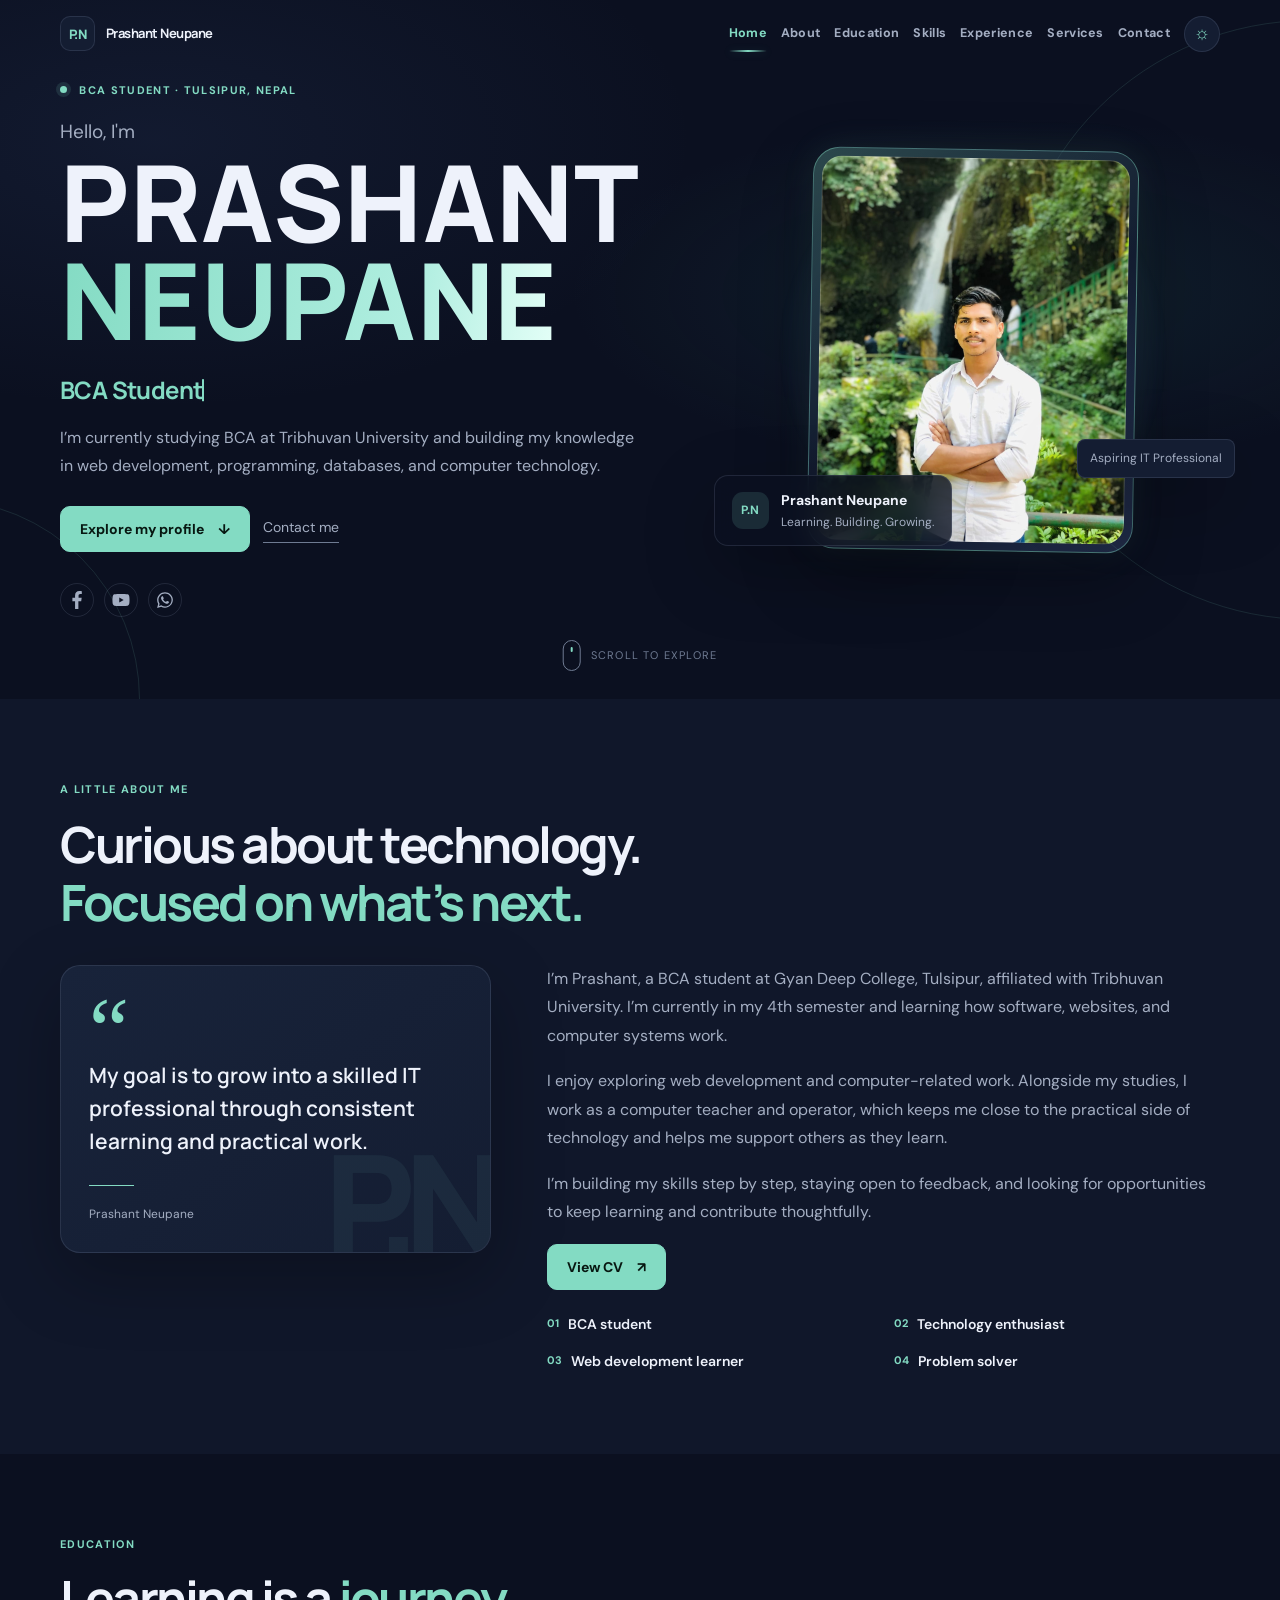
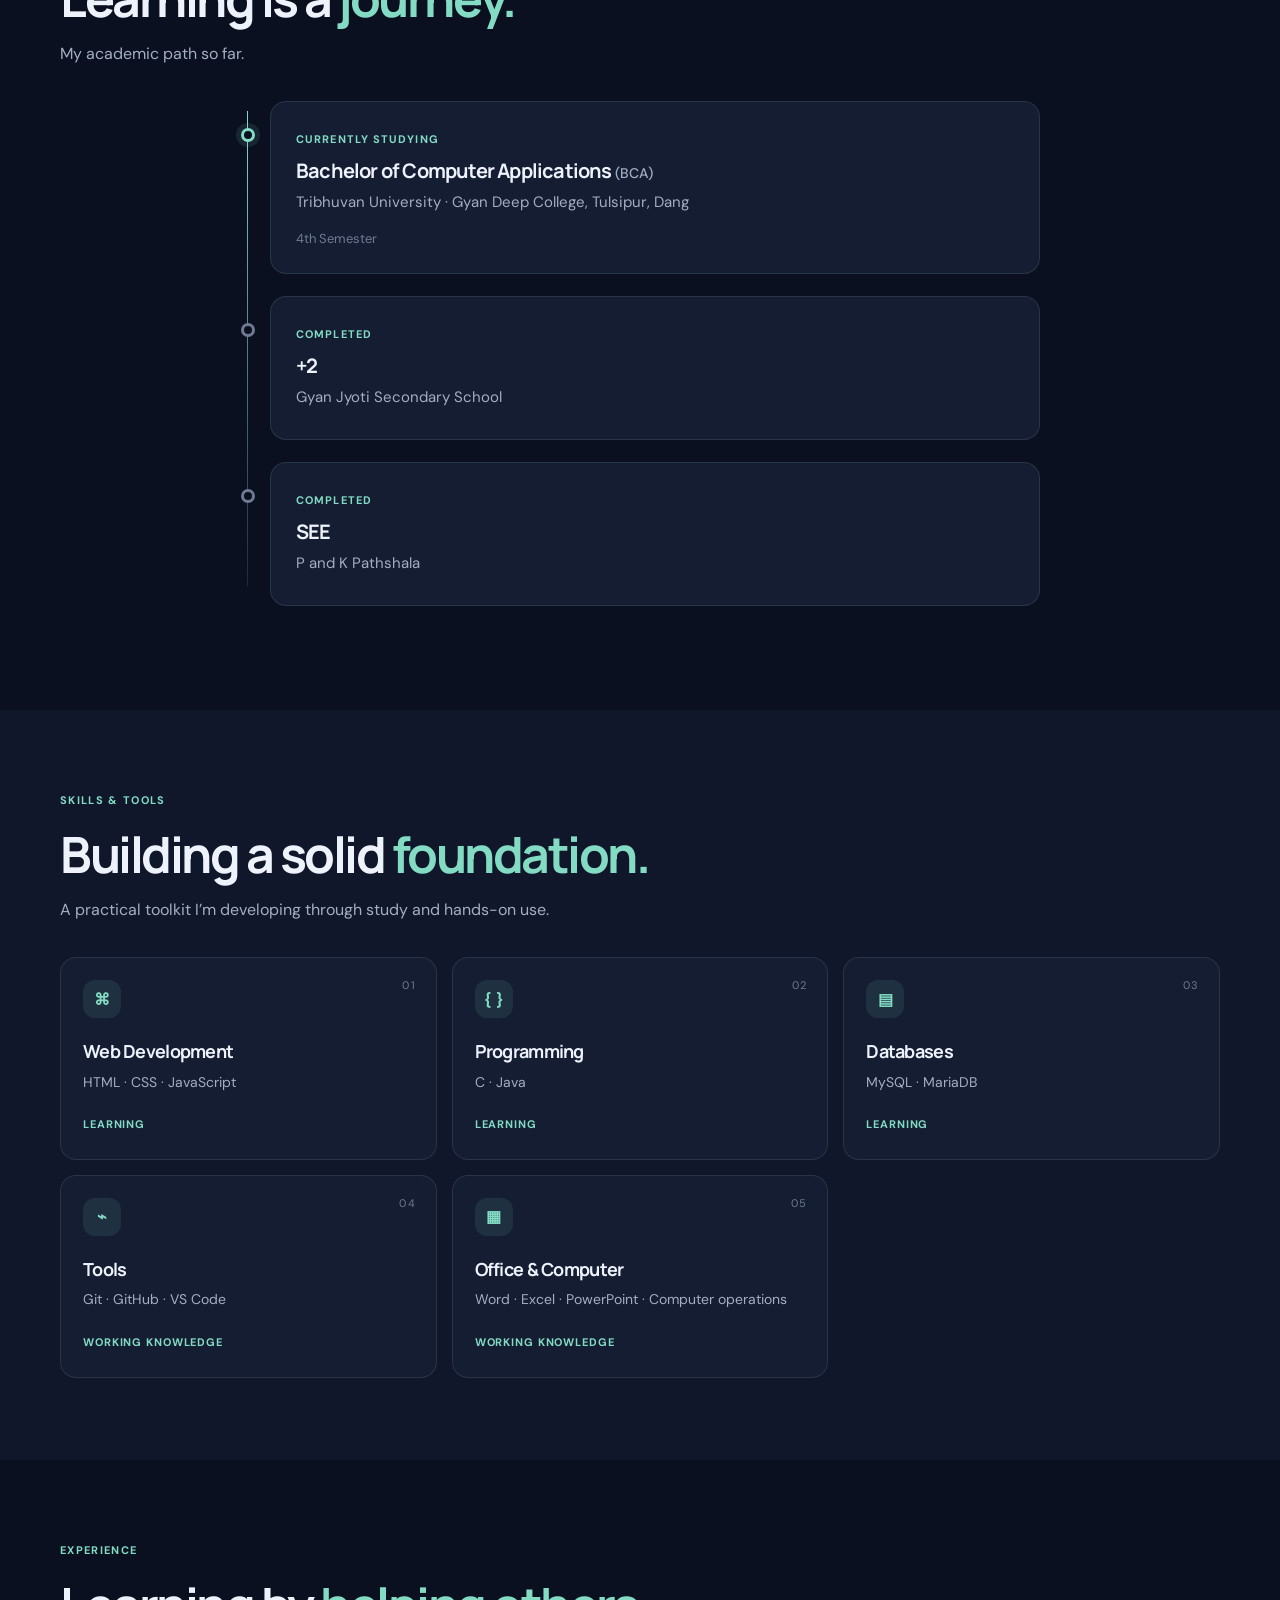
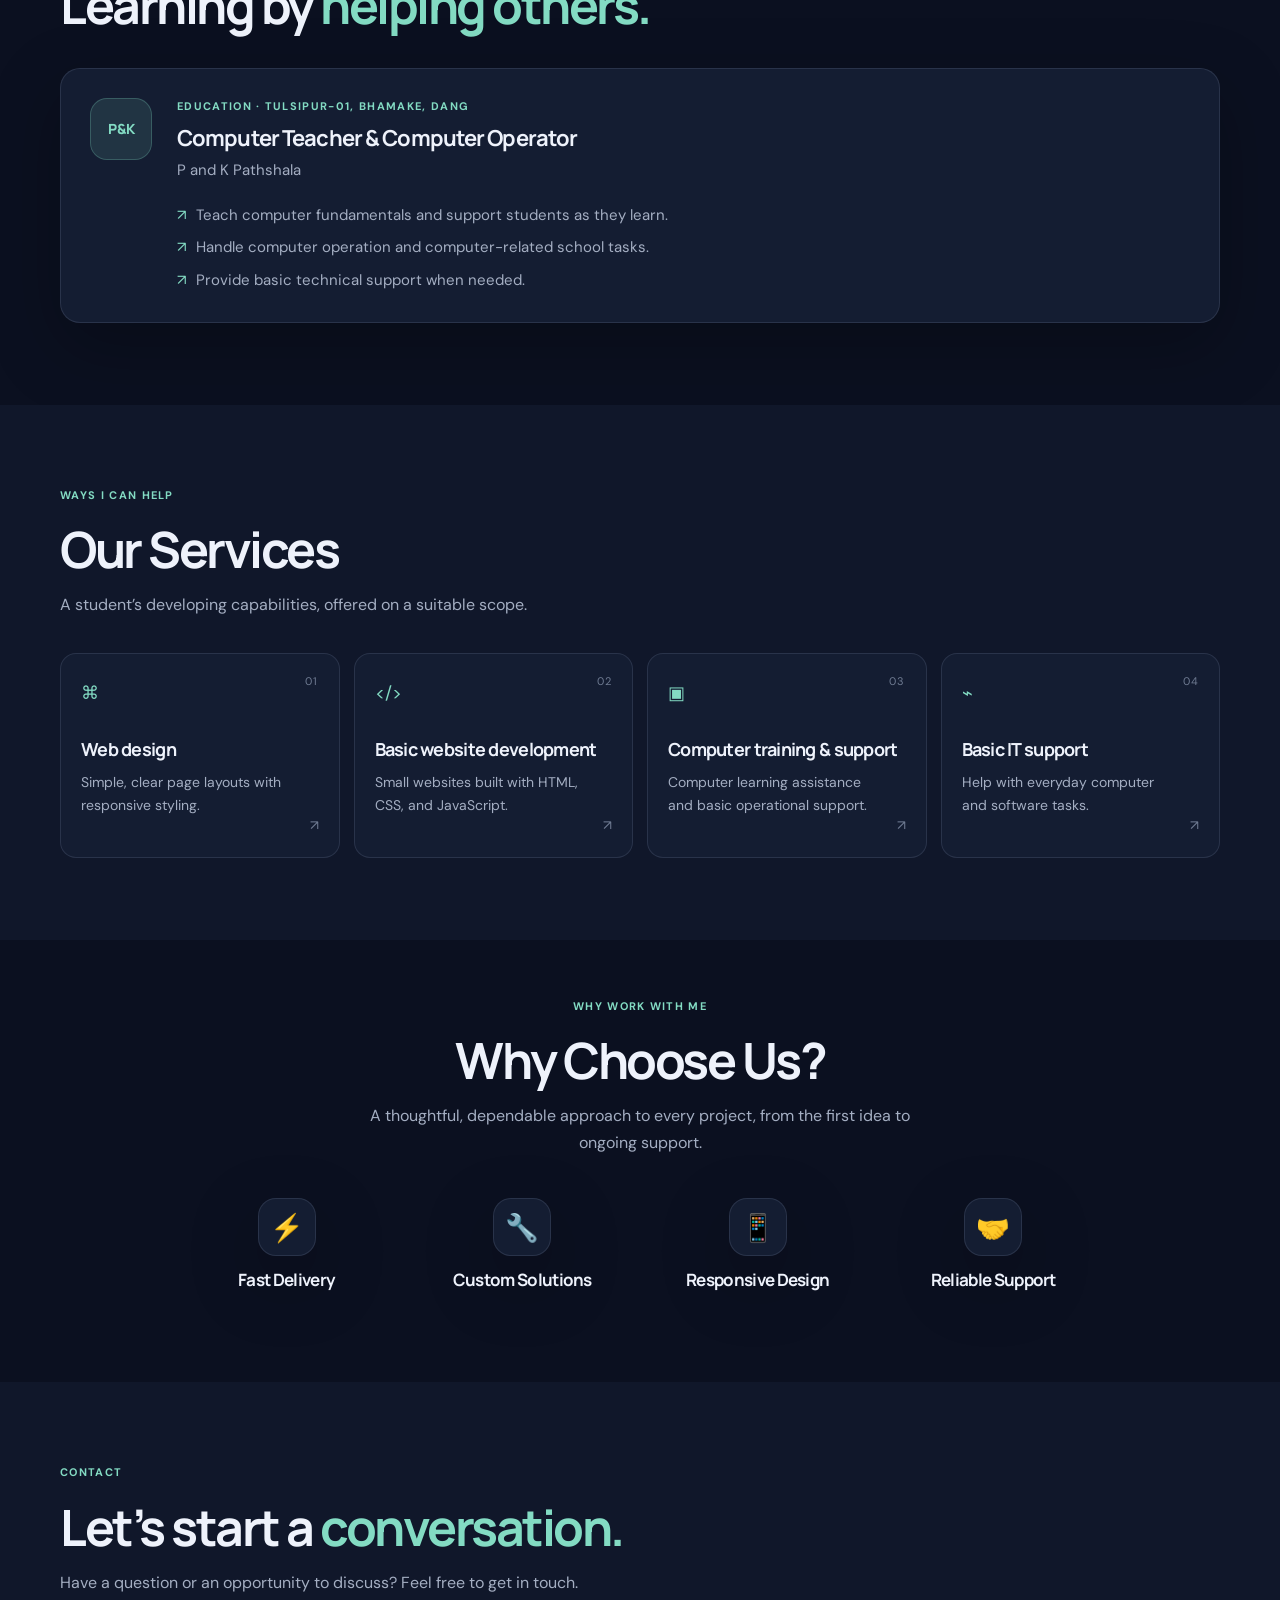
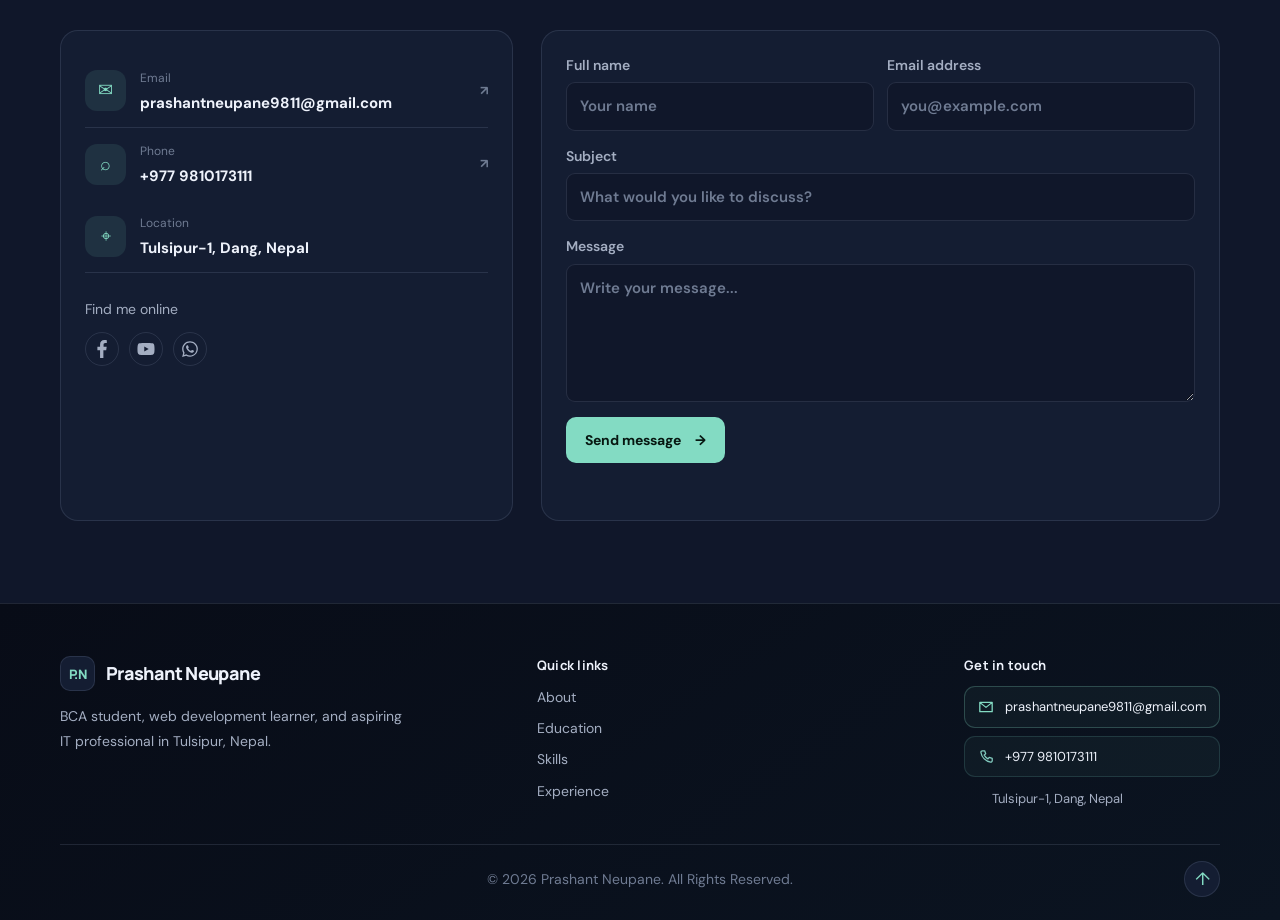
<file: index.html>
<!doctype html>
<html lang="en" data-theme="dark">
<head>
  <meta charset="utf-8">
  <meta name="viewport" content="width=device-width, initial-scale=1">
  <meta name="theme-color" content="#0b1020">
  <meta name="description" content="Prashant Neupane is a BCA 4th semester student at Tribhuvan University, learning web development and preparing for a career in IT.">
  <meta name="keywords" content="Prashant Neupane, BCA student, web development, Tulsipur, Nepal">
  <meta property="og:type" content="website">
  <meta property="og:title" content="Prashant Neupane | BCA Student &amp; Web Developer">
  <meta property="og:description" content="BCA student, web development learner, and aspiring IT professional from Tulsipur, Nepal.">
  <meta property="og:url" content="https://prashant16.com.np/">
  <meta property="og:image" content="https://prashant16.com.np/photo.jpg">
  <link rel="canonical" href="https://prashant16.com.np/">
  <link rel="icon" href="photo.jpg" type="image/jpeg">
  <link rel="stylesheet" href="style.css">
  <title>Prashant Neupane | BCA Student &amp; Web Developer</title>
  <script>try{const t=localStorage.getItem('pn-theme');if(t)document.documentElement.dataset.theme=t}catch(e){}</script>
</head>
<body>
  <a class="skip-link" href="#main">Skip to content</a>
  <div class="scroll-progress" aria-hidden="true"></div>
  <header class="site-header" id="top">
    <nav class="nav wrap" aria-label="Main navigation">
      <a class="brand" href="#home" aria-label="Prashant Neupane, home"><span class="brand-mark">P.N</span><span class="brand-name">Prashant Neupane</span></a>
      <button class="menu-toggle" aria-expanded="false" aria-controls="nav-links" aria-label="Open navigation"><span></span><span></span></button>
      <div class="nav-links" id="nav-links">
        <a href="#home">Home</a><a href="#about">About</a><a href="#education">Education</a><a href="#skills">Skills</a><a href="#experience">Experience</a><a href="#services">Services</a><a href="#contact">Contact</a>
        <button class="theme-toggle" type="button" aria-label="Switch to light theme"><span class="theme-icon" aria-hidden="true">☼</span></button>
      </div>
    </nav>
  </header>
  <main id="main">
    <section class="hero section" id="home">
      <div class="hero-orb orb-one" aria-hidden="true"></div><div class="hero-orb orb-two" aria-hidden="true"></div>
      <div class="wrap hero-grid">
        <div class="hero-copy" data-reveal>
          <p class="eyebrow"><span class="status-dot"></span> BCA student · Tulsipur, Nepal</p>
          <p class="hello">Hello, I'm</p>
          <h1>PRASHANT<br><span>NEUPANE</span></h1>
          <p class="hero-role"><span class="typing-wrap" aria-hidden="true"><span class="typing-sizer">Aspiring IT Professional</span><span class="typing-title">BCA Student</span><span class="typing-cursor"></span></span><span class="hero-role-static">BCA Student · Web Developer · Computer Enthusiast · Aspiring IT Professional</span><span class="sr-only">BCA Student, Web Developer, Computer Enthusiast, Aspiring IT Professional</span></p>
          <p class="hero-text">I’m currently studying BCA at Tribhuvan University and building my knowledge in web development, programming, databases, and computer technology.</p>
          <div class="hero-actions"><a class="button" href="#about">Explore my profile <span aria-hidden="true">↓</span></a><a class="text-link" href="#contact">Contact me</a></div>
          <div class="social-row" aria-label="Social profiles">
            <a href="https://www.facebook.com/prashant.neupane.11" target="_blank" rel="noopener" aria-label="Facebook"><svg viewBox="0 0 320 512" aria-hidden="true" focusable="false"><path d="M279.14 288l14.22-92.66h-88.91v-60.13c0-25.35 12.42-50.06 52.24-50.06H297V6.26S260.43 0 225.36 0C152.77 0 105.07 44.38 105.07 124.72v70.62H28.89V288h76.18v224h94.2V288z"/></svg></a><a href="https://www.youtube.com/@PrashantNeupane11" target="_blank" rel="noopener" aria-label="YouTube"><svg viewBox="0 0 576 512" aria-hidden="true" focusable="false"><path d="M549.655 124.083c-6.281-23.65-24.813-42.182-48.463-48.463C458.423 64 288 64 288 64S117.577 64 74.808 75.62c-23.65 6.281-42.182 24.813-48.463 48.463C14.725 166.852 14.725 256 14.725 256s0 89.148 11.62 131.917c6.281 23.65 24.813 42.182 48.463 48.463C117.577 448 288 448 288 448s170.423 0 213.192-11.62c23.65-6.281 42.182-24.813 48.463-48.463C561.275 345.148 561.275 256 561.275 256s0-89.148-11.62-131.917zM232 336V176l142 80-142 80z"/></svg></a><a href="https://wa.me/9779810173111" target="_blank" rel="noopener" aria-label="WhatsApp"><svg viewBox="0 0 448 512" aria-hidden="true" focusable="false"><path d="M380.9 97.1C339 55 283.2 32 224 32 100.3 32 0 132.3 0 256c0 39.3 10.2 77.7 29.6 111.4L0 480l115.9-30.4c32.1 17.5 68.3 26.7 108.1 26.7h.1c123.7 0 224-100.3 224-224 0-59.2-23-115-67.2-155.2zM224 438.7c-33.8 0-66.9-9.1-95.8-26.2l-6.9-4.1-68.8 18 18.4-67.1-4.5-7.1C48.2 322.5 38 289.7 38 256 38 153.3 121.3 70 224.1 70c49.8 0 96.6 19.4 131.8 54.6 35.2 35.2 54.6 82 54.6 131.8-.1 102.8-83.4 186.3-186.5 186.3zm101.2-138.2c-5.5-2.7-32.8-16.2-37.9-18-5.1-1.9-8.8-2.7-12.4 2.7-3.7 5.5-14.3 18-17.5 21.8-3.2 3.7-6.4 4.1-11.9 1.4-32.4-16.2-53.6-28.9-75-65.5-5.7-9.8 5.7-9.1 16.2-30.3 1.8-3.7.9-6.9-.5-9.6-1.4-2.7-12.4-29.9-17.1-40.9-4.5-10.8-9.1-9.3-12.4-9.5-3.2-.2-6.9-.2-10.6-.2s-9.6 1.4-14.7 6.9c-5.1 5.5-19.3 18.9-19.3 46.1s19.8 53.5 22.5 57.2c2.7 3.7 38.9 59.4 94.3 83.3 35 15.1 48.7 16.4 66.2 13.8 10.6-1.6 32.8-13.4 37.4-26.2 4.6-12.9 4.6-23.9 3.2-26.2-1.4-2.2-5.1-3.6-10.6-6.3z"/></svg></a>
          </div>
        </div>
        <div class="hero-visual" data-reveal>
          <div class="image-halo"></div><div class="image-frame"><img src="photo.jpg" alt="Portrait of Prashant Neupane" fetchpriority="high"></div>
          <div class="image-caption"><span class="caption-mark">P.N</span><span><strong>Prashant Neupane</strong><small>Learning. Building. Growing.</small></span></div>
          <span class="visual-tag tag-bottom">Aspiring IT Professional</span>
        </div>
      </div>
      <a class="scroll-cue" href="#about"><span></span> Scroll to explore</a>
    </section>

    <section class="section section-soft" id="about">
      <div class="wrap">
        <div class="section-heading" data-reveal><p class="eyebrow">A little about me</p><h2>Curious about technology.<br><span>Focused on what’s next.</span></h2></div>
        <div class="about-layout">
          <div class="about-note" data-reveal><span class="quote-mark">“</span><p>My goal is to grow into a skilled IT professional through consistent learning and practical work.</p><div class="note-line"></div><small>Prashant Neupane</small></div>
          <div class="about-copy" data-reveal><p>I’m Prashant, a BCA student at Gyan Deep College, Tulsipur, affiliated with Tribhuvan University. I’m currently in my 4th semester and learning how software, websites, and computer systems work.</p><p>I enjoy exploring web development and computer-related work. Alongside my studies, I work as a computer teacher and operator, which keeps me close to the practical side of technology and helps me support others as they learn.</p><p>I’m building my skills step by step, staying open to feedback, and looking for opportunities to keep learning and contribute thoughtfully.</p>
            <div class="about-actions"><a class="button" href="https://drive.google.com/file/d/1O9UhxDYOSED7GfV6mluuFE_zEKSBO2ME/view?usp=sharing" target="_blank" rel="noopener">View CV <span aria-hidden="true">↗</span></a></div>
            <div class="highlight-list"><span><b>01</b> BCA student</span><span><b>02</b> Technology enthusiast</span><span><b>03</b> Web development learner</span><span><b>04</b> Problem solver</span></div>
          </div>
        </div>
      </div>
    </section>

    <section class="section" id="education">
      <div class="wrap"><div class="section-heading" data-reveal><p class="eyebrow">Education</p><h2>Learning is a <span>journey.</span></h2><p class="section-lead">My academic path so far.</p></div>
        <div class="timeline">
          <article class="timeline-item current" data-reveal><span class="timeline-dot"></span><div class="timeline-card"><span class="timeline-state">Currently studying</span><h3>Bachelor of Computer Applications <small>(BCA)</small></h3><p>Tribhuvan University · Gyan Deep College, Tulsipur, Dang</p><span class="timeline-meta">4th Semester</span></div></article>
          <article class="timeline-item" data-reveal><span class="timeline-dot"></span><div class="timeline-card"><span class="timeline-state">Completed</span><h3>+2</h3><p>Gyan Jyoti Secondary School</p></div></article>
          <article class="timeline-item" data-reveal><span class="timeline-dot"></span><div class="timeline-card"><span class="timeline-state">Completed</span><h3>SEE</h3><p>P and K Pathshala</p></div></article>
        </div>
      </div>
    </section>

    <section class="section section-soft" id="skills">
      <div class="wrap"><div class="section-heading" data-reveal><p class="eyebrow">Skills &amp; tools</p><h2>Building a solid <span>foundation.</span></h2><p class="section-lead">A practical toolkit I’m developing through study and hands-on use.</p></div>
        <div class="skill-grid">
          <article class="skill-card" data-reveal><span class="skill-index">01</span><div class="skill-icon">⌘</div><h3>Web Development</h3><p>HTML · CSS · JavaScript</p><span class="skill-level">Learning</span></article>
          <article class="skill-card" data-reveal><span class="skill-index">02</span><div class="skill-icon">{ }</div><h3>Programming</h3><p>C · Java</p><span class="skill-level">Learning</span></article>
          <article class="skill-card" data-reveal><span class="skill-index">03</span><div class="skill-icon">▤</div><h3>Databases</h3><p>MySQL · MariaDB</p><span class="skill-level">Learning</span></article>
          <article class="skill-card" data-reveal><span class="skill-index">04</span><div class="skill-icon">⌁</div><h3>Tools</h3><p>Git · GitHub · VS Code</p><span class="skill-level">Working knowledge</span></article>
          <article class="skill-card" data-reveal><span class="skill-index">05</span><div class="skill-icon">▦</div><h3>Office &amp; Computer</h3><p>Word · Excel · PowerPoint · Computer operations</p><span class="skill-level">Working knowledge</span></article>
        </div>
      </div>
    </section>

    <section class="section" id="experience">
      <div class="wrap"><div class="section-heading" data-reveal><p class="eyebrow">Experience</p><h2>Learning by <span>helping others.</span></h2></div>
        <article class="experience-card" data-reveal><div class="experience-mark">P&amp;K</div><div class="experience-main"><p class="eyebrow">Education · Tulsipur-01, Bhamake, Dang</p><h3>Computer Teacher &amp; Computer Operator</h3><p class="experience-org">P and K Pathshala</p><ul><li>Teach computer fundamentals and support students as they learn.</li><li>Handle computer operation and computer-related school tasks.</li><li>Provide basic technical support when needed.</li></ul></div></article>
      </div>
    </section>

    <section class="section section-soft" id="services">
      <div class="wrap"><div class="section-heading" data-reveal><p class="eyebrow">Ways I can help</p><h2>Our Services</h2><p class="section-lead">A student’s developing capabilities, offered on a suitable scope.</p></div>
        <div class="service-grid">
          <article class="service-card" data-reveal><span class="service-number">01</span><div class="service-icon">⌘</div><h3>Web design</h3><p>Simple, clear page layouts with responsive styling.</p><span class="service-arrow" aria-hidden="true">↗</span></article>
          <article class="service-card" data-reveal><span class="service-number">02</span><div class="service-icon">&lt;/&gt;</div><h3>Basic website development</h3><p>Small websites built with HTML, CSS, and JavaScript.</p><span class="service-arrow" aria-hidden="true">↗</span></article>
          <article class="service-card" data-reveal><span class="service-number">03</span><div class="service-icon">▣</div><h3>Computer training &amp; support</h3><p>Computer learning assistance and basic operational support.</p><span class="service-arrow" aria-hidden="true">↗</span></article>
          <article class="service-card" data-reveal><span class="service-number">04</span><div class="service-icon">⌁</div><h3>Basic IT support</h3><p>Help with everyday computer and software tasks.</p><span class="service-arrow" aria-hidden="true">↗</span></article>
        </div>
      </div>
    </section>

    <section class="section why-choose-section" id="why-choose-us">
      <div class="wrap">
        <div class="section-heading why-choose-heading" data-reveal>
          <p class="eyebrow">Why work with me</p><h2>Why Choose Us?</h2>
          <p class="section-lead">A thoughtful, dependable approach to every project, from the first idea to ongoing support.</p>
        </div>
        <div class="why-choose-features">
          <article class="why-choose-feature" data-reveal><span class="why-choose-icon" aria-hidden="true">⚡</span><h3>Fast Delivery</h3></article>
          <article class="why-choose-feature" data-reveal><span class="why-choose-icon" aria-hidden="true">🔧</span><h3>Custom Solutions</h3></article>
          <article class="why-choose-feature" data-reveal><span class="why-choose-icon" aria-hidden="true">📱</span><h3>Responsive Design</h3></article>
          <article class="why-choose-feature" data-reveal><span class="why-choose-icon" aria-hidden="true">🤝</span><h3>Reliable Support</h3></article>
        </div>
      </div>
    </section>

    <section class="section section-soft contact-section" id="contact">
      <div class="wrap"><div class="section-heading" data-reveal><p class="eyebrow">Contact</p><h2>Let’s start a <span>conversation.</span></h2><p class="section-lead">Have a question or an opportunity to discuss? Feel free to get in touch.</p></div>
        <div class="contact-layout">
          <div class="contact-details" data-reveal><a class="contact-item" href="mailto:prashantneupane9811@gmail.com"><span class="contact-icon">✉</span><span><small>Email</small><strong>prashantneupane9811@gmail.com</strong></span><b aria-hidden="true">↗</b></a><a class="contact-item" href="tel:+9779810173111"><span class="contact-icon">⌕</span><span><small>Phone</small><strong>+977 9810173111</strong></span><b aria-hidden="true">↗</b></a><div class="contact-item"><span class="contact-icon">⌖</span><span><small>Location</small><strong>Tulsipur-1, Dang, Nepal</strong></span></div><div class="contact-social"><p>Find me online</p><div class="social-row"><a href="https://www.facebook.com/prashant.neupane.11" target="_blank" rel="noopener" aria-label="Facebook"><svg viewBox="0 0 320 512" aria-hidden="true" focusable="false"><path d="M279.14 288l14.22-92.66h-88.91v-60.13c0-25.35 12.42-50.06 52.24-50.06H297V6.26S260.43 0 225.36 0C152.77 0 105.07 44.38 105.07 124.72v70.62H28.89V288h76.18v224h94.2V288z"/></svg></a><a href="https://www.youtube.com/@PrashantNeupane11" target="_blank" rel="noopener" aria-label="YouTube"><svg viewBox="0 0 576 512" aria-hidden="true" focusable="false"><path d="M549.655 124.083c-6.281-23.65-24.813-42.182-48.463-48.463C458.423 64 288 64 288 64S117.577 64 74.808 75.62c-23.65 6.281-42.182 24.813-48.463 48.463C14.725 166.852 14.725 256 14.725 256s0 89.148 11.62 131.917c6.281 23.65 24.813 42.182 48.463 48.463C117.577 448 288 448 288 448s170.423 0 213.192-11.62c23.65-6.281 42.182-24.813 48.463-48.463C561.275 345.148 561.275 256 561.275 256s0-89.148-11.62-131.917zM232 336V176l142 80-142 80z"/></svg></a><a href="https://wa.me/9779810173111" target="_blank" rel="noopener" aria-label="WhatsApp"><svg viewBox="0 0 448 512" aria-hidden="true" focusable="false"><path d="M380.9 97.1C339 55 283.2 32 224 32 100.3 32 0 132.3 0 256c0 39.3 10.2 77.7 29.6 111.4L0 480l115.9-30.4c32.1 17.5 68.3 26.7 108.1 26.7h.1c123.7 0 224-100.3 224-224 0-59.2-23-115-67.2-155.2zM224 438.7c-33.8 0-66.9-9.1-95.8-26.2l-6.9-4.1-68.8 18 18.4-67.1-4.5-7.1C48.2 322.5 38 289.7 38 256 38 153.3 121.3 70 224.1 70c49.8 0 96.6 19.4 131.8 54.6 35.2 35.2 54.6 82 54.6 131.8-.1 102.8-83.4 186.3-186.5 186.3zm101.2-138.2c-5.5-2.7-32.8-16.2-37.9-18-5.1-1.9-8.8-2.7-12.4 2.7-3.7 5.5-14.3 18-17.5 21.8-3.2 3.7-6.4 4.1-11.9 1.4-32.4-16.2-53.6-28.9-75-65.5-5.7-9.8 5.7-9.1 16.2-30.3 1.8-3.7.9-6.9-.5-9.6-1.4-2.7-12.4-29.9-17.1-40.9-4.5-10.8-9.1-9.3-12.4-9.5-3.2-.2-6.9-.2-10.6-.2s-9.6 1.4-14.7 6.9c-5.1 5.5-19.3 18.9-19.3 46.1s19.8 53.5 22.5 57.2c2.7 3.7 38.9 59.4 94.3 83.3 35 15.1 48.7 16.4 66.2 13.8 10.6-1.6 32.8-13.4 37.4-26.2 4.6-12.9 4.6-23.9 3.2-26.2-1.4-2.2-5.1-3.6-10.6-6.3z"/></svg></a></div></div></div>
          <form class="contact-form" action="https://api.web3forms.com/submit" method="POST" data-reveal>
            <input type="hidden" name="access_key" value="af3135d7-d56e-4021-8609-8800ea6f6563"><input type="hidden" name="subject" value="Portfolio message for Prashant Neupane"><input type="checkbox" name="botcheck" class="hidden-field" tabindex="-1" autocomplete="off">
            <div class="form-row"><label>Full name<input type="text" name="name" autocomplete="name" placeholder="Your name" required></label><label>Email address<input type="email" name="email" autocomplete="email" placeholder="you@example.com" required></label></div>
            <label>Subject<input type="text" name="user_subject" placeholder="What would you like to discuss?" required></label><label>Message<textarea name="message" rows="5" placeholder="Write your message..." required></textarea></label>
            <button class="button" type="submit">Send message <span aria-hidden="true">→</span></button><p class="form-status" role="status" aria-live="polite"></p>
          </form>
        </div>
      </div>
    </section>
  </main>
  <footer class="site-footer"><div class="wrap"><div class="footer-top"><div class="footer-brand"><a href="https://prashant16.com.np/" class="brand"><span class="brand-mark">P.N</span><span class="brand-name">Prashant Neupane</span></a><p>BCA student, web development learner, and aspiring IT professional in Tulsipur, Nepal.</p></div><div class="footer-links footer-quick-links"><h2>Quick links</h2><a href="#about">About</a><a href="#education">Education</a><a href="#skills">Skills</a><a href="#experience">Experience</a></div><div class="footer-links footer-contact-links"><h2>Get in touch</h2><a class="footer-contact-link footer-email" href="mailto:prashantneupane9811@gmail.com"><svg viewBox="0 0 24 24" aria-hidden="true"><path d="M3.75 5.75h16.5v12.5H3.75zM4.5 6.5l7.5 6 7.5-6"/></svg><span>prashantneupane9811@gmail.com</span></a><a class="footer-contact-link footer-phone" href="tel:+9779810173111"><svg viewBox="0 0 24 24" aria-hidden="true"><path d="M7.2 3.75h3l1.4 4-2 1.7a14 14 0 0 0 5 5l1.7-2 4 1.4v3a2 2 0 0 1-2.2 2A15.6 15.6 0 0 1 5.2 5.95a2 2 0 0 1 2-2.2Z"/></svg><span>+977 9810173111</span></a><span class="footer-location">Tulsipur-1, Dang, Nepal</span></div></div><div class="footer-bottom"><span class="footer-legal">© 2026 Prashant Neupane. All Rights Reserved.</span><a class="footer-back-top-icon" href="#home" aria-label="Return to top">↑</a></div></div></footer>
  <script src="script.js" defer></script>
</body>
</html>
</file>
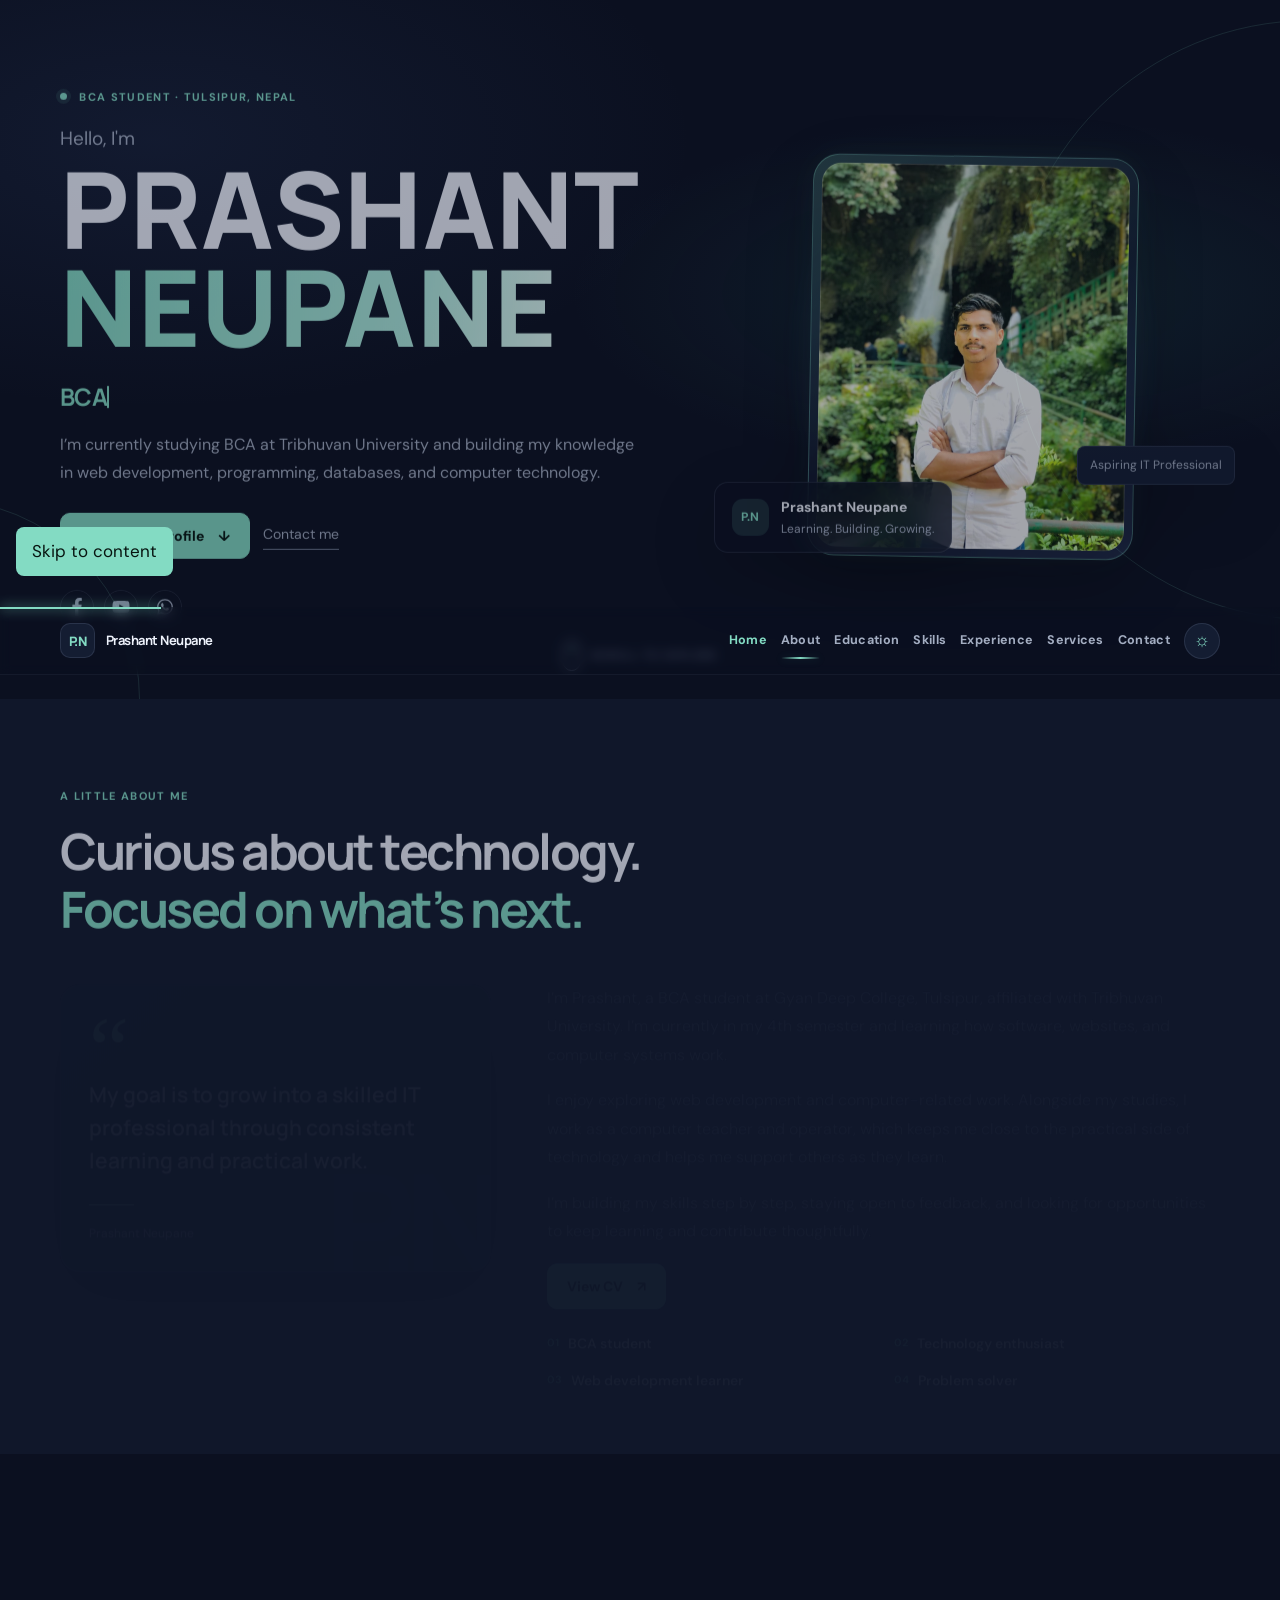
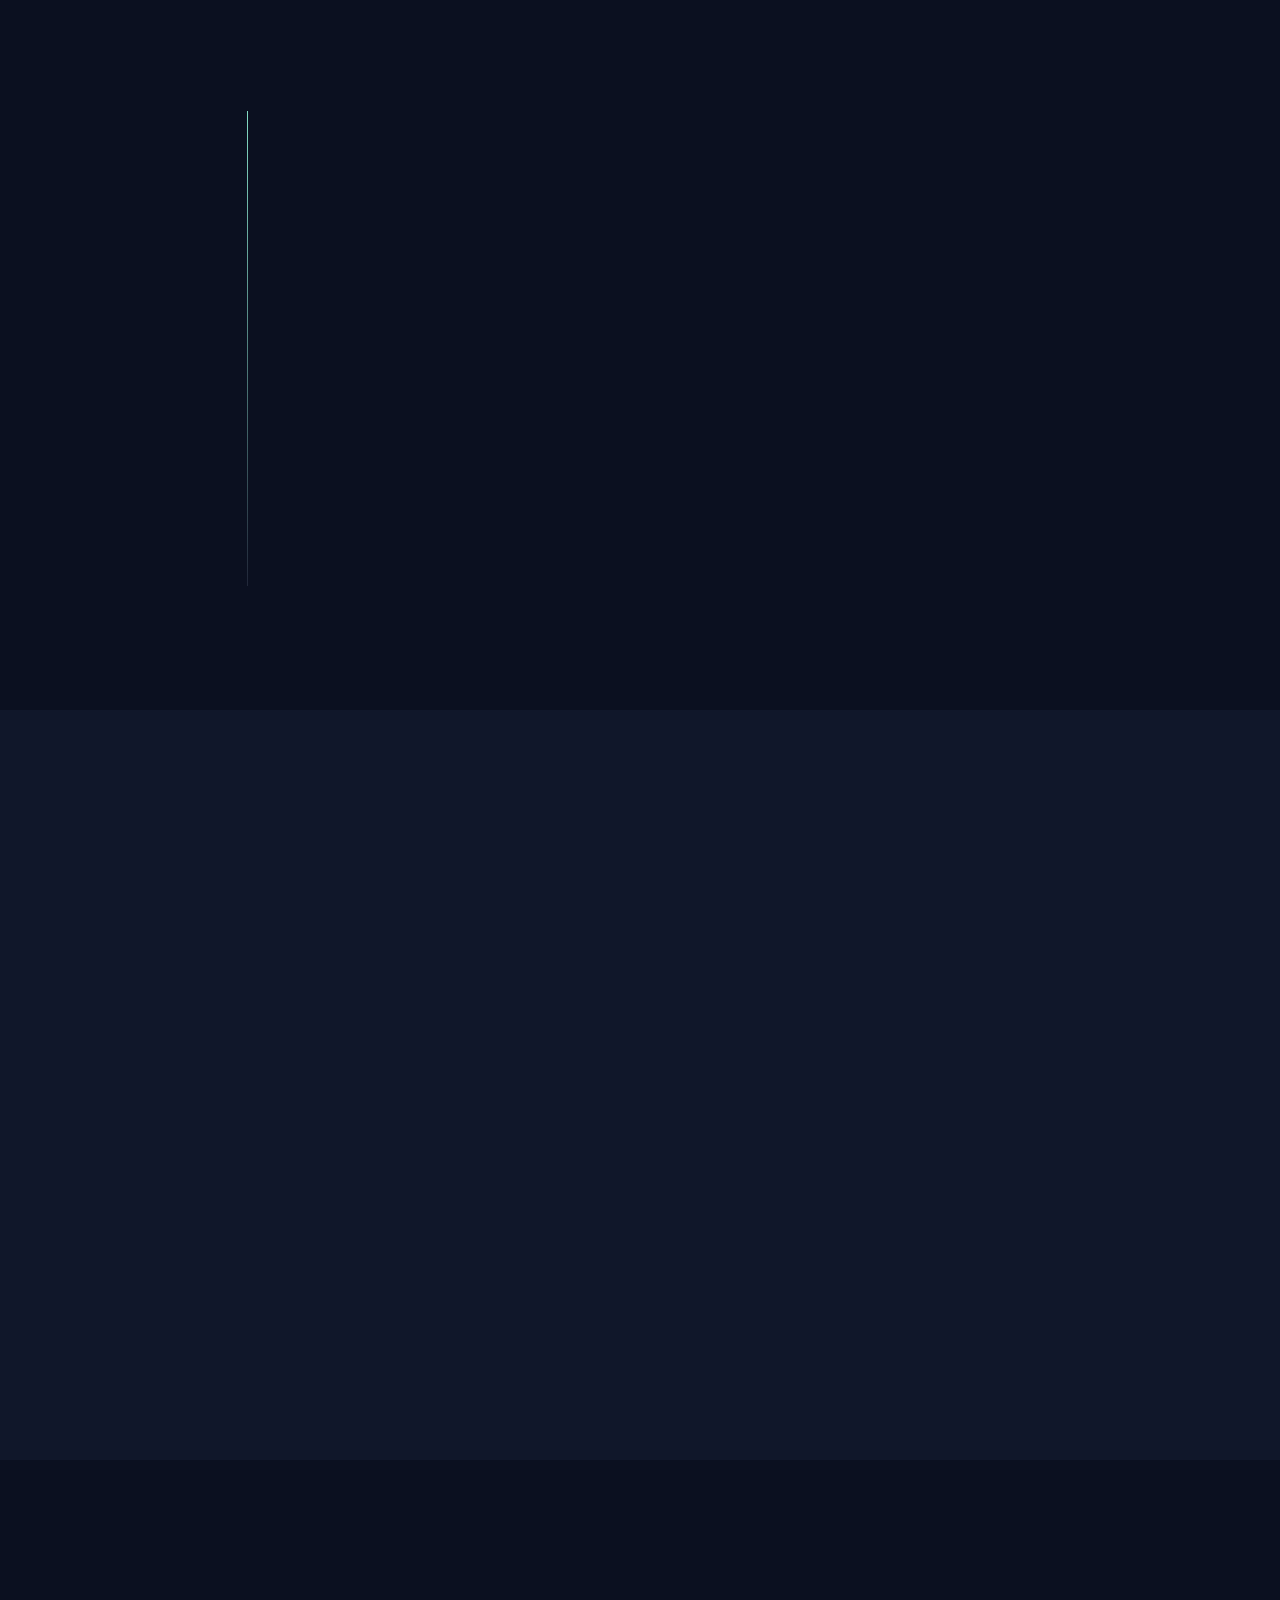
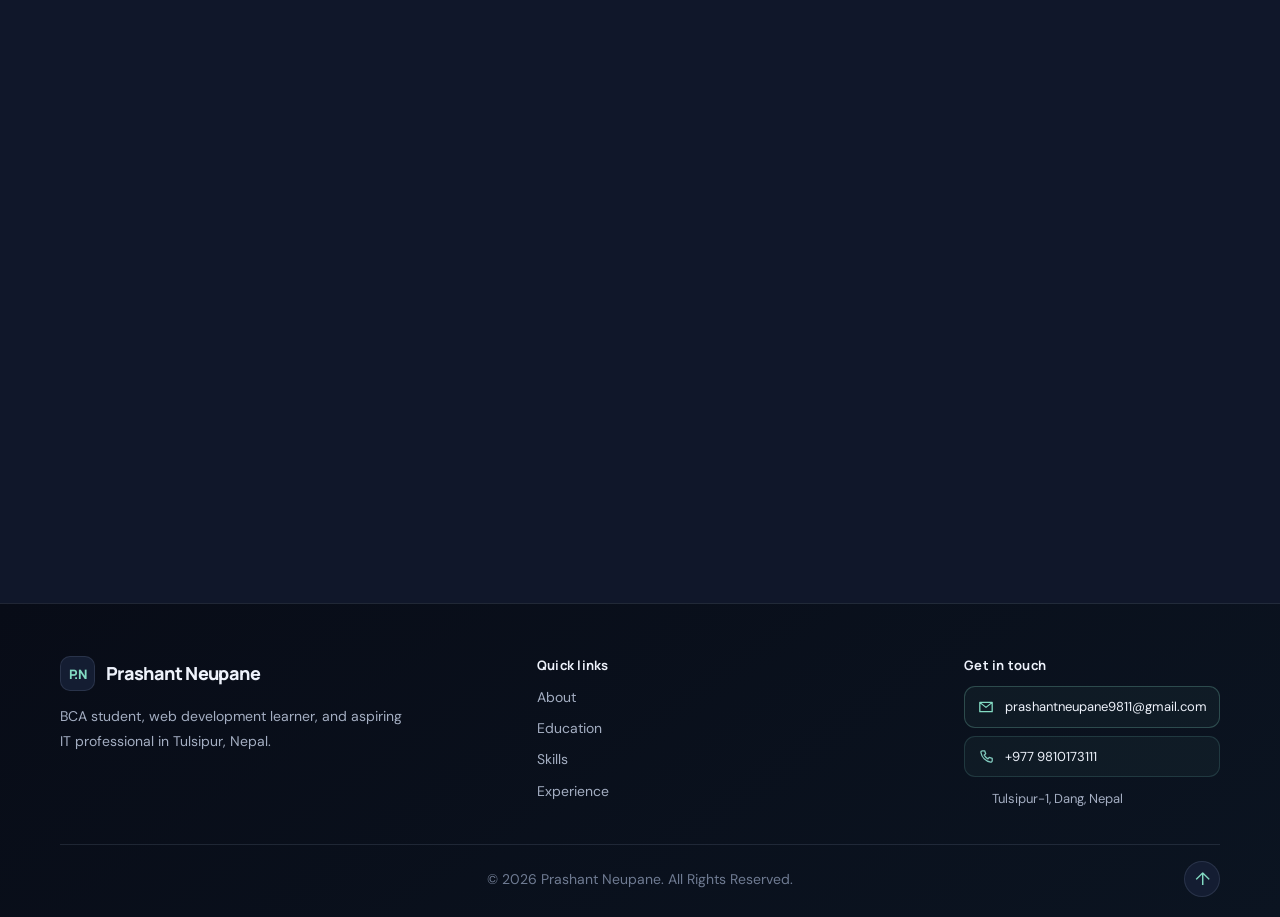
<file: about.html>
<!doctype html><html lang="en"><head><meta charset="utf-8"><meta name="viewport" content="width=device-width,initial-scale=1"><meta http-equiv="refresh" content="0;url=index.html#about"><title>About Prashant Neupane</title><link rel="canonical" href="https://prashant16.com.np/#about"></head><body><p>Continue to <a href="index.html#about">About Prashant Neupane</a>.</p></body></html>
</file>
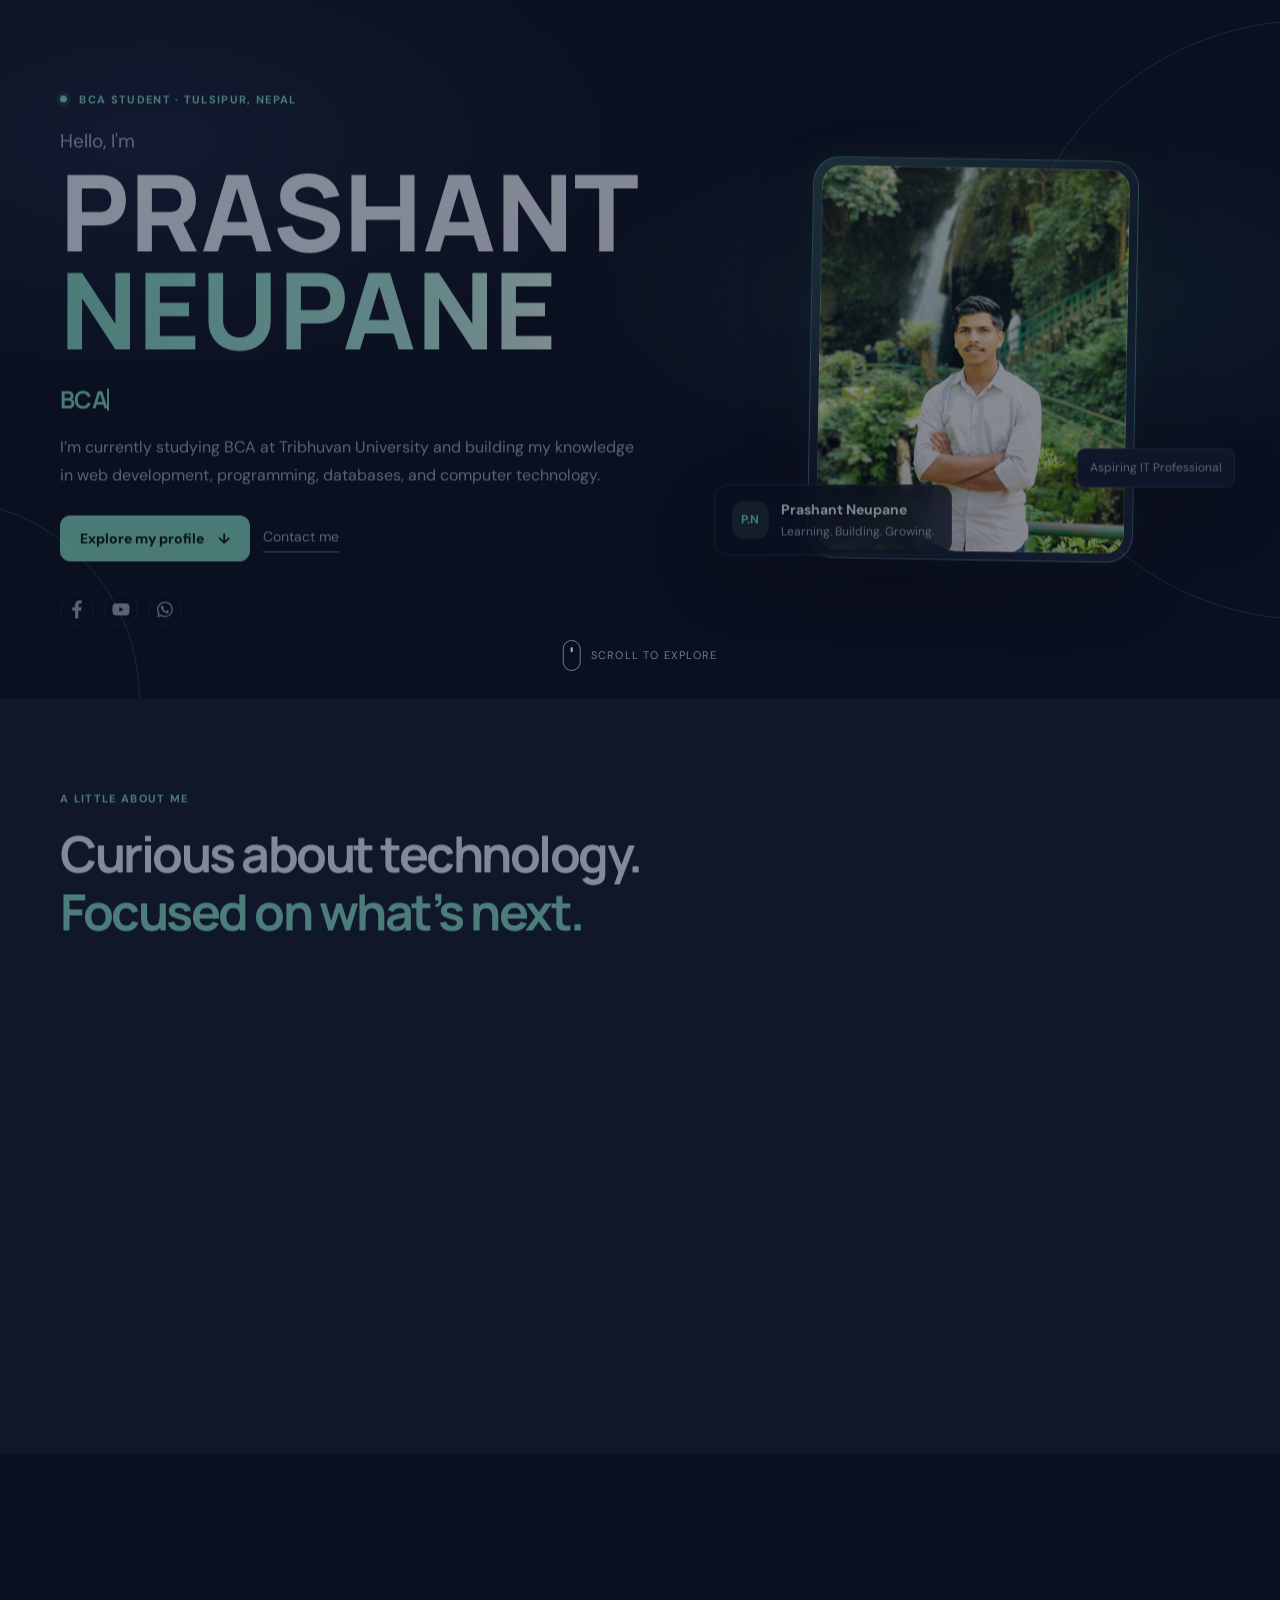
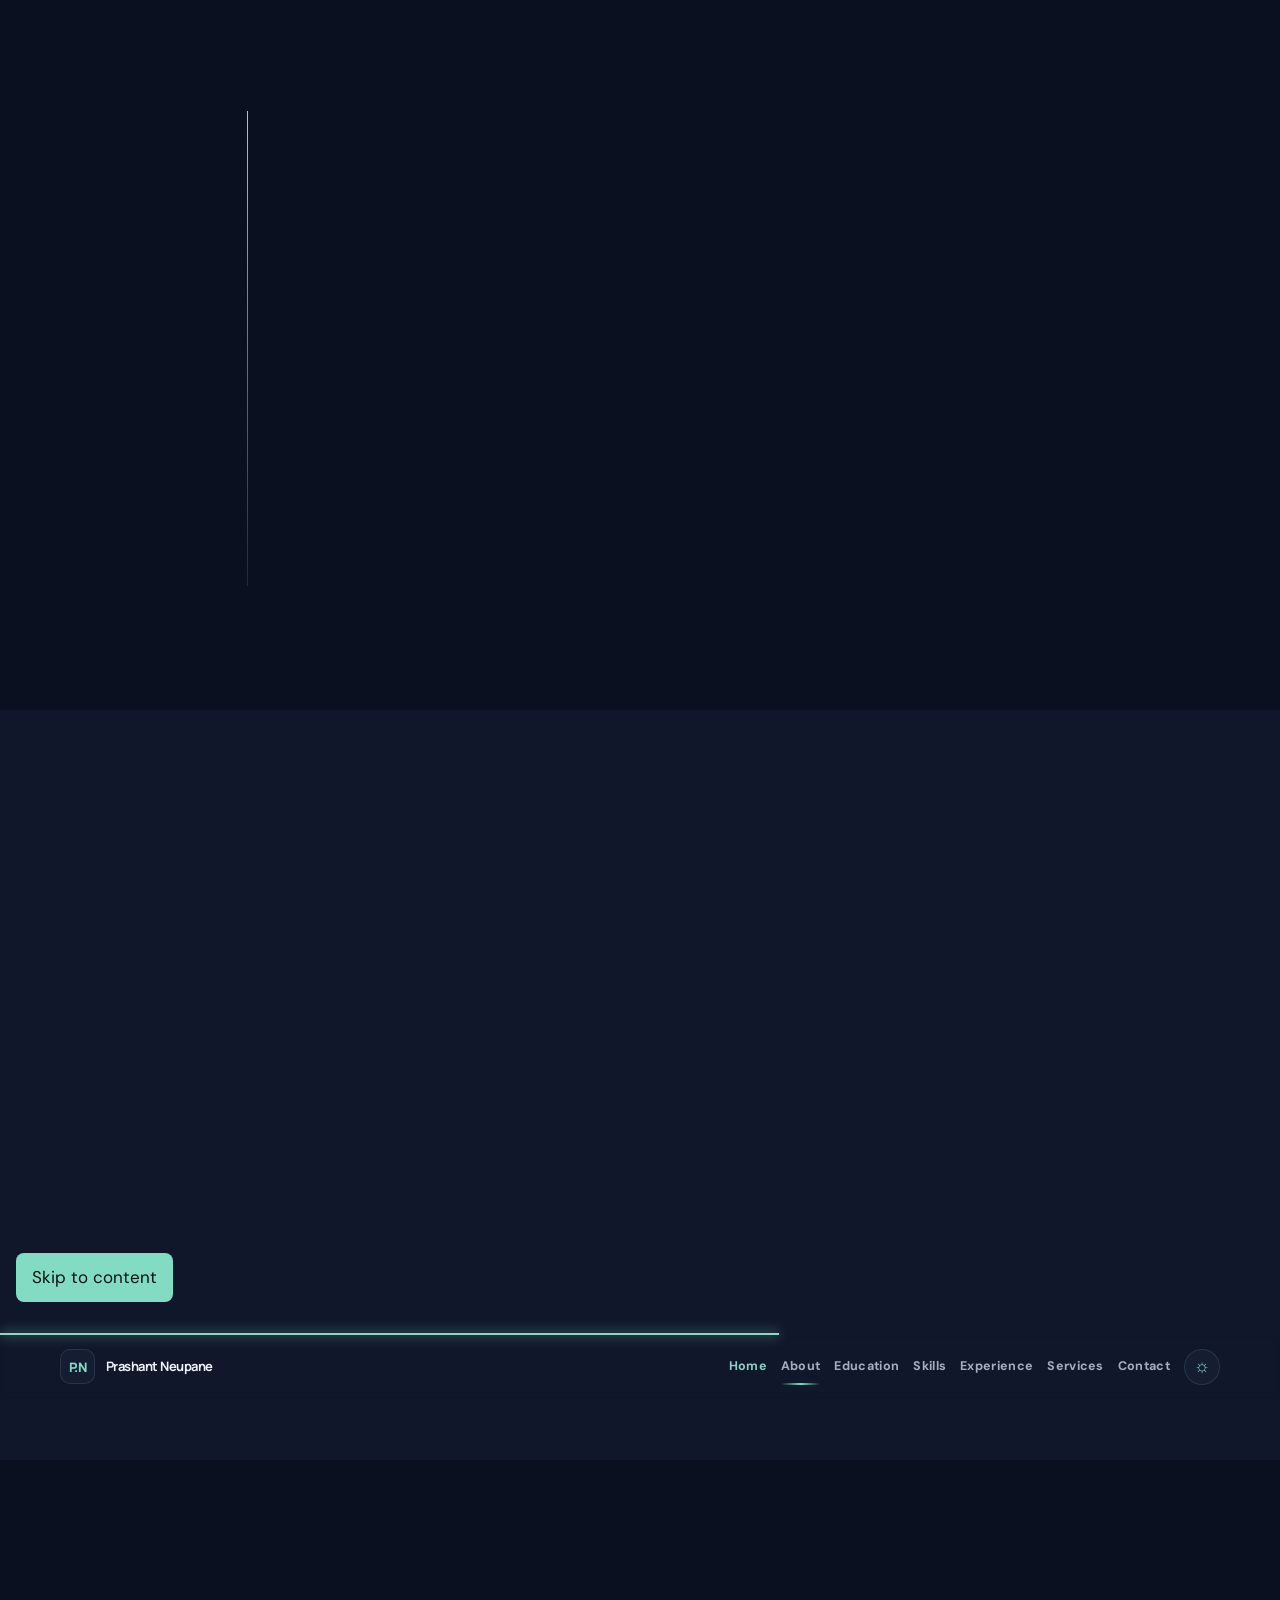
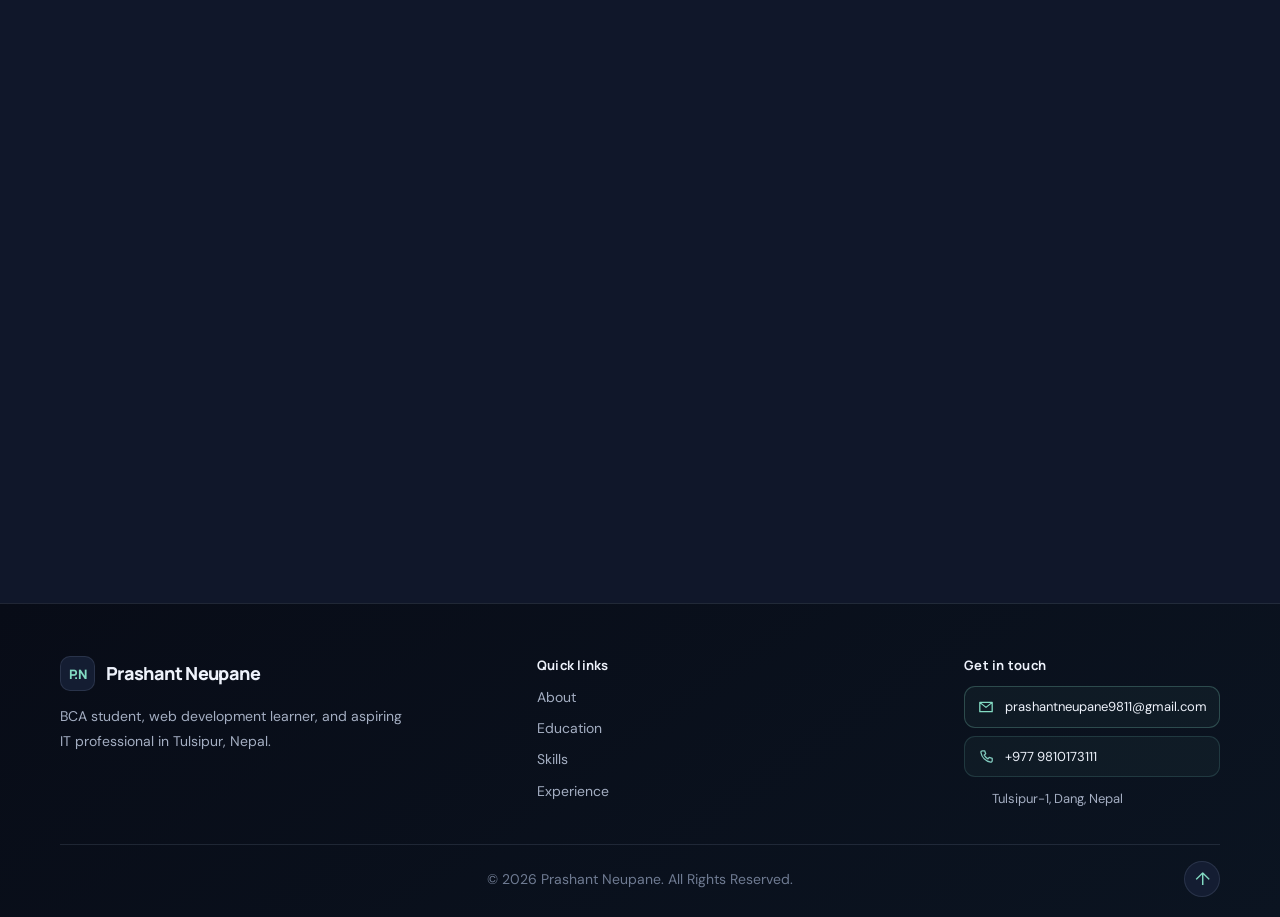
<file: contact.html>
<!doctype html><html lang="en"><head><meta charset="utf-8"><meta name="viewport" content="width=device-width,initial-scale=1"><meta http-equiv="refresh" content="0;url=index.html#contact"><title>Contact Prashant Neupane</title><link rel="canonical" href="https://prashant16.com.np/#contact"></head><body><p>Continue to <a href="index.html#contact">contact Prashant Neupane</a>.</p></body></html>
</file>
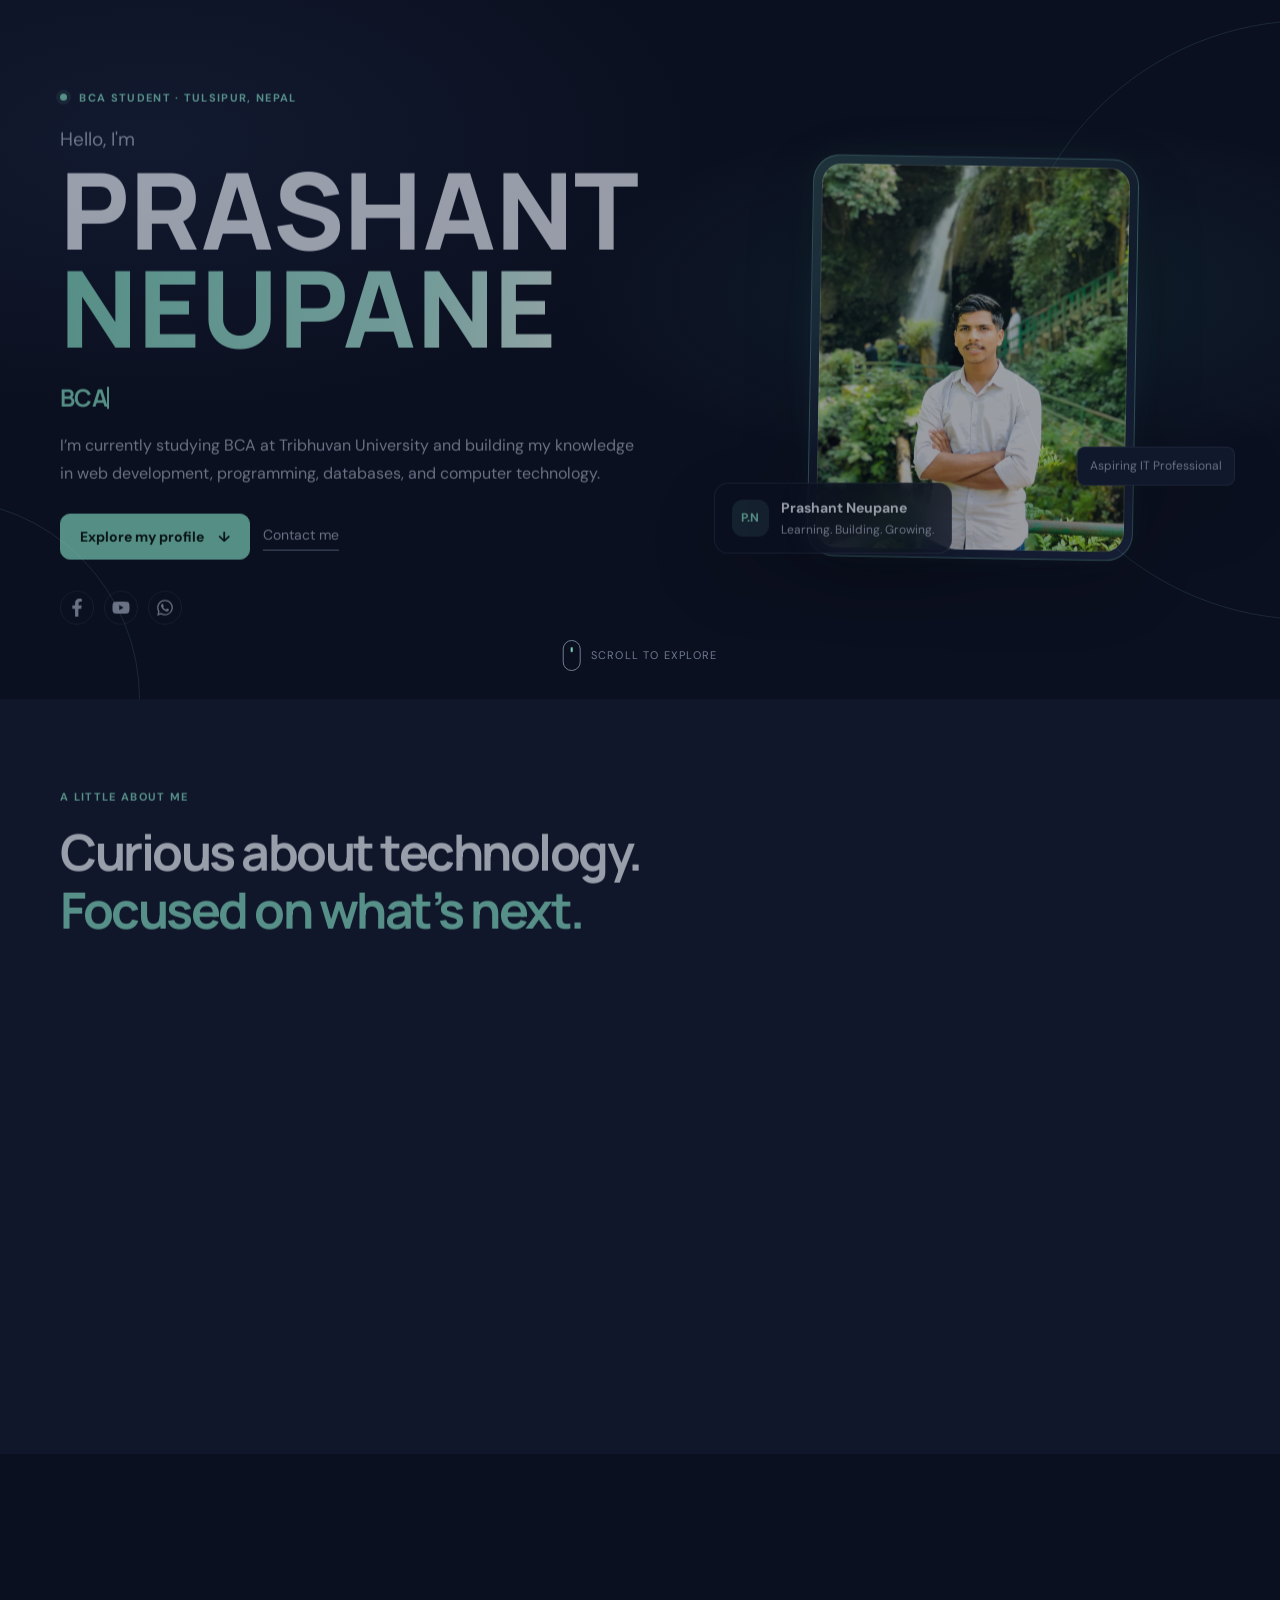
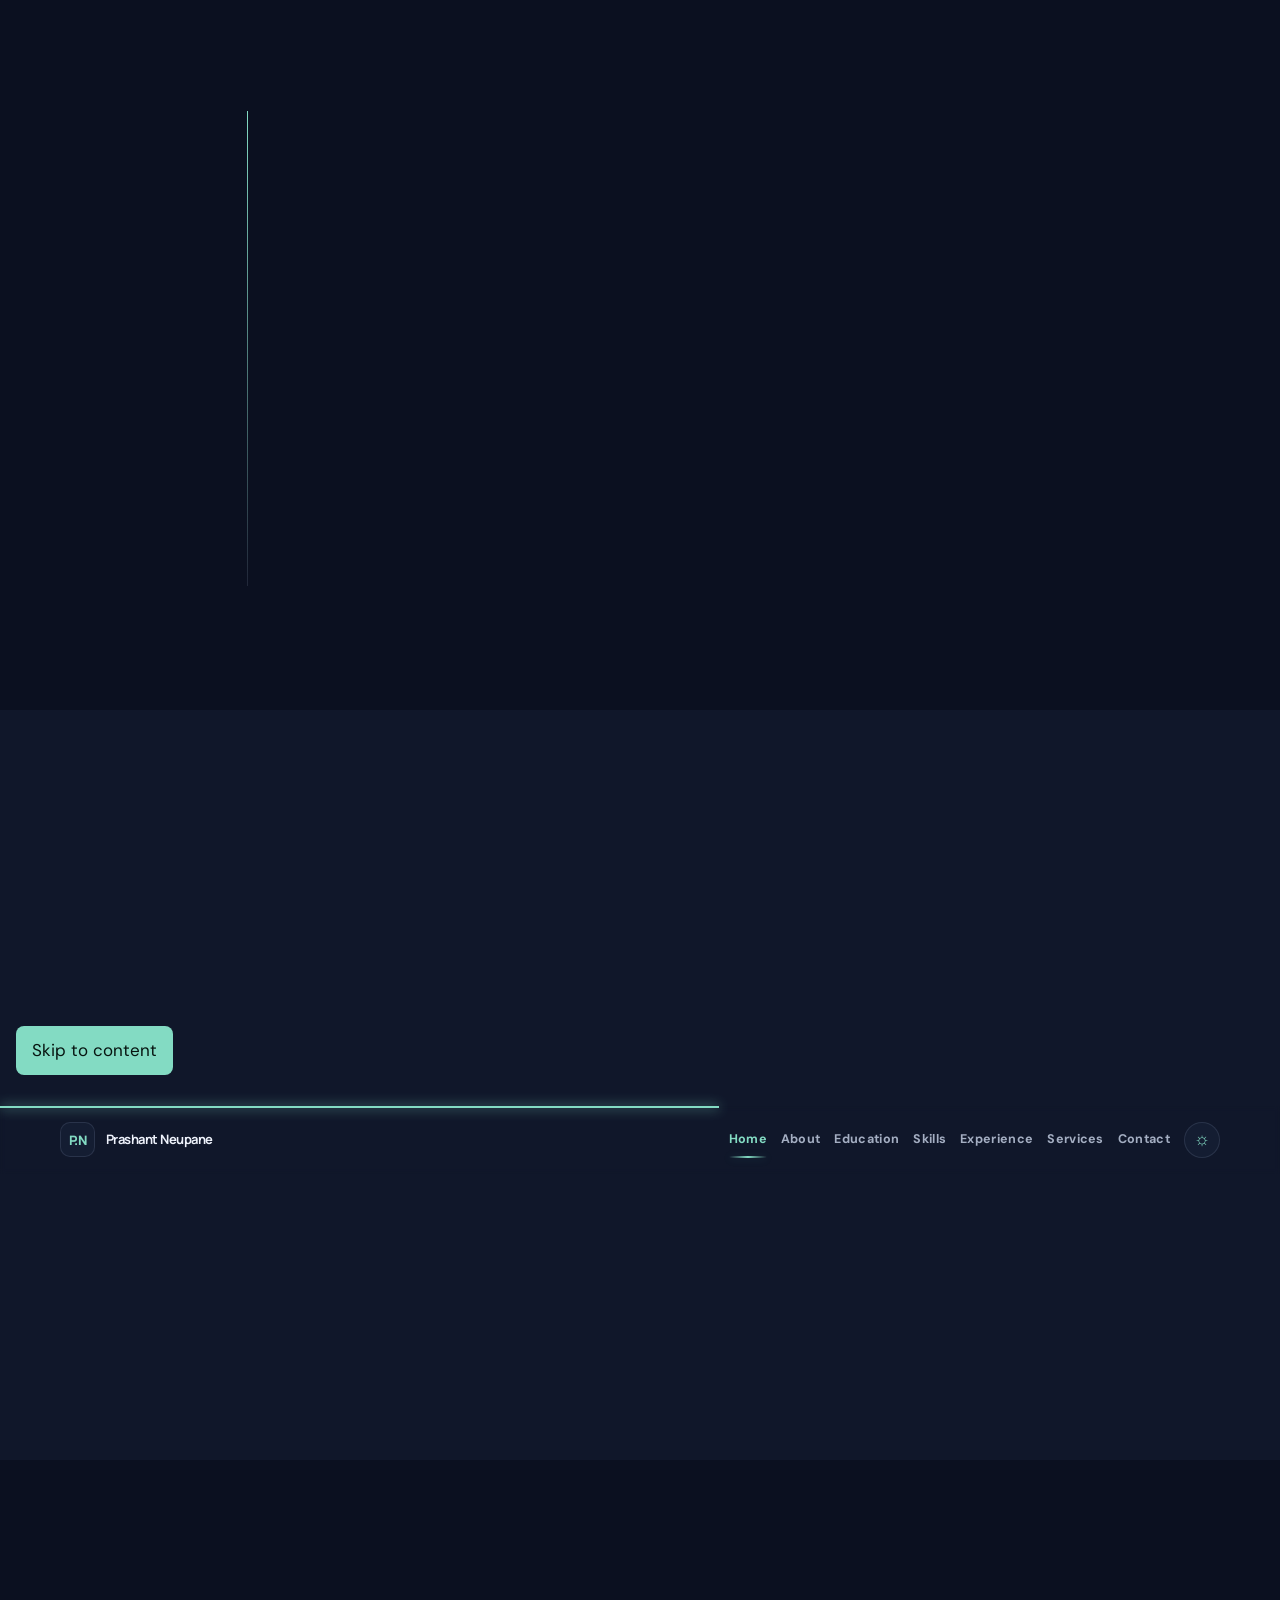
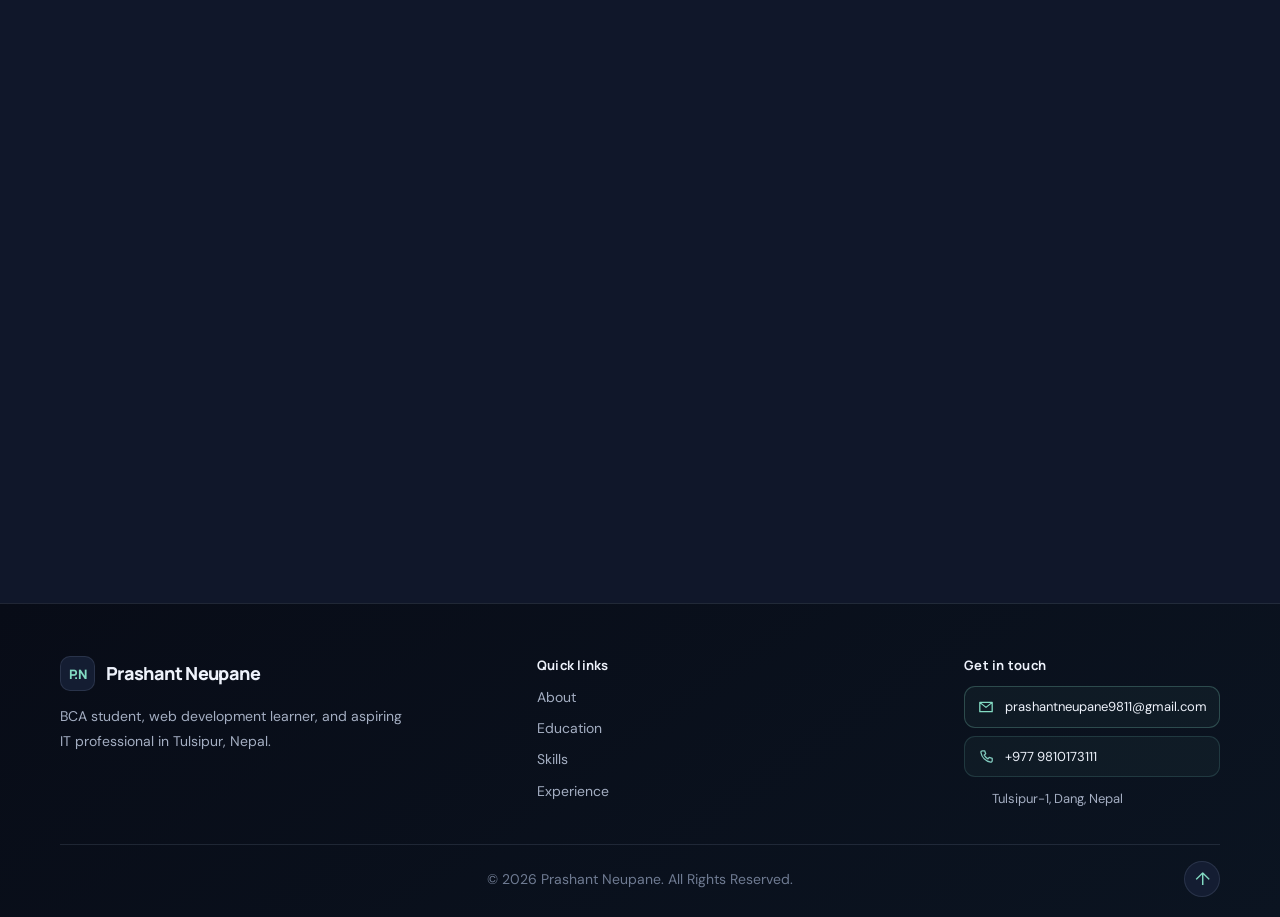
<file: services.html>
<!doctype html><html lang="en"><head><meta charset="utf-8"><meta name="viewport" content="width=device-width,initial-scale=1"><meta http-equiv="refresh" content="0;url=index.html#services"><title>Services | Prashant Neupane</title><link rel="canonical" href="https://prashant16.com.np/#services"></head><body><p>Continue to <a href="index.html#services">Prashant’s services</a>.</p></body></html>
</file>
<file: style.css>
@import url('https://fonts.googleapis.com/css2?family=DM+Sans:wght@400;500;600;700&family=Manrope:wght@400;500;600;700;800&display=swap');
:root{color-scheme:dark;--bg:#0b1020;--bg-soft:#10172a;--surface:#141d32;--surface-2:#18233a;--text:#eef2fb;--muted:#a4aec2;--faint:#6f7b92;--accent:#83dbc3;--accent-strong:#50c8a8;--line:rgba(183,199,226,.13);--shadow:0 24px 70px rgba(0,0,0,.26);--header:rgba(11,16,32,.78);--max:1160px;--radius:20px;scroll-behavior:smooth;scroll-padding-top:92px}
html[data-theme=light]{color-scheme:light;--bg:#f5f7fb;--bg-soft:#edf1f7;--surface:#fff;--surface-2:#f7f9fc;--text:#172138;--muted:#57647b;--faint:#7c8799;--accent:#087e68;--accent-strong:#086d5b;--line:rgba(34,53,83,.13);--shadow:0 22px 55px rgba(31,47,76,.1);--header:rgba(245,247,251,.84)}
*{box-sizing:border-box}body{margin:0;background:var(--bg);color:var(--text);font-family:'DM Sans',sans-serif;font-size:16px;line-height:1.7;overflow-x:hidden;transition:background .3s,color .3s}h1,h2,h3,p{margin-top:0}h1,h2,h3,.brand-name{font-family:Manrope,sans-serif;letter-spacing:-.04em}a{color:inherit;text-decoration:none}button,input,textarea{font:inherit}button,a{-webkit-tap-highlight-color:transparent}a:focus-visible,button:focus-visible,input:focus-visible,textarea:focus-visible{outline:3px solid var(--accent);outline-offset:4px}.wrap{width:min(var(--max),calc(100% - 48px));margin-inline:auto}.section{position:relative;padding:112px 0}.section-soft{background:var(--bg-soft)}.skip-link{position:fixed;top:-80px;left:16px;z-index:1000;padding:10px 16px;background:var(--accent);color:#071410;border-radius:8px}.skip-link:focus{top:12px}.scroll-progress{height:2px;position:fixed;z-index:1001;top:0;left:0;width:0;background:var(--accent);box-shadow:0 0 12px var(--accent)}
.site-header{height:78px;position:fixed;z-index:100;inset:0 0 auto;background:transparent;border-bottom:1px solid transparent;transition:background .25s,border-color .25s,backdrop-filter .25s}.site-header.scrolled{background:var(--header);backdrop-filter:blur(18px);border-color:var(--line)}.nav{height:100%;display:flex;align-items:center;justify-content:space-between}.brand{display:inline-flex;align-items:center;gap:11px;white-space:nowrap}.brand-mark{display:grid;place-items:center;width:39px;height:39px;border:1px solid var(--line);border-radius:12px;color:var(--accent);font:800 13px Manrope;letter-spacing:-.04em;background:var(--surface)}.brand-name{font-size:15px;font-weight:700}.nav-links{display:flex;align-items:center;gap:22px}.nav-links>a:not(.button){font-size:12px;color:var(--muted);transition:color .2s;position:relative}.nav-links>a:not(.button):hover,.nav-links>a.active{color:var(--text)}.nav-links>a.active:after{content:'';position:absolute;height:2px;left:0;right:0;bottom:-9px;background:var(--accent);border-radius:2px}.theme-toggle{display:grid;place-items:center;width:36px;height:36px;border:1px solid var(--line);background:var(--surface);color:var(--accent);border-radius:50%;cursor:pointer;font-size:18px}.menu-toggle{display:none}
.button{display:inline-flex;align-items:center;justify-content:center;gap:14px;min-height:50px;padding:0 21px;border:1px solid var(--accent);border-radius:10px;background:var(--accent);color:#071711;font-size:13px;font-weight:700;transition:transform .2s,background .2s,box-shadow .2s}.button:hover{transform:translateY(-3px);background:var(--accent-strong);box-shadow:0 12px 28px rgba(80,200,168,.2)}.button-small{min-height:38px;padding:0 14px;font-size:12px}.button-quiet{background:transparent;color:var(--text);border-color:var(--line)}.button-quiet:hover{background:var(--surface);color:var(--text);border-color:var(--accent)}.text-link{font-size:13px;color:var(--muted);border-bottom:1px solid var(--faint);padding-bottom:3px}.text-link:hover{color:var(--accent);border-color:var(--accent)}
.hero{min-height:740px;display:flex;align-items:center;padding-top:140px;padding-bottom:120px;overflow:hidden;background:radial-gradient(ellipse at 79% 42%,rgba(50,133,125,.13),transparent 31%),radial-gradient(ellipse at 12% 20%,rgba(71,99,162,.12),transparent 34%)}.hero-grid{display:grid;grid-template-columns:1.1fr .9fr;align-items:center;gap:64px;position:relative;z-index:1}.eyebrow{text-transform:uppercase;letter-spacing:.16em;font-size:10px;font-weight:700;color:var(--accent);margin-bottom:17px}.status-dot{display:inline-block;width:7px;height:7px;border-radius:50%;background:var(--accent);margin:0 8px 1px 0;box-shadow:0 0 0 4px rgba(131,219,195,.12)}.hello{font-size:17px;color:var(--muted);margin:0 0 1px}.hero h1{font-size:clamp(60px,8vw,102px);line-height:.99;margin:0 0 22px;font-weight:800;letter-spacing:-.075em}.hero h1 span,.section-heading h2 span,.resume-panel h2 span{color:var(--accent)}.hero-role{font-size:14px;color:var(--muted);margin-bottom:18px}.hero-role i{color:var(--accent);font-style:normal;padding:0 4px}.hero-text{max-width:565px;color:var(--muted);font-size:15px;margin-bottom:26px}.hero-actions{display:flex;align-items:center;gap:13px;flex-wrap:wrap}.social-row{display:flex;gap:10px;margin-top:31px}.social-row a{width:34px;height:34px;display:grid;place-items:center;border:1px solid var(--line);border-radius:50%;color:var(--muted);font-weight:700;font-size:13px;transition:.2s}.social-row a:hover{border-color:var(--accent);color:var(--accent);transform:translateY(-3px)}.hero-visual{min-height:460px;position:relative;display:grid;place-items:center}.image-halo{position:absolute;width:390px;height:390px;border-radius:50%;background:radial-gradient(circle,rgba(101,205,180,.18),rgba(69,104,165,.07) 56%,transparent 72%);filter:blur(3px)}.image-frame{position:relative;width:min(340px,80vw);height:410px;padding:10px;border:1px solid rgba(131,219,195,.42);border-radius:180px 180px 28px 28px;background:linear-gradient(155deg,rgba(131,219,195,.23),rgba(20,29,50,.7) 45%,rgba(95,125,187,.2));box-shadow:0 25px 80px rgba(0,0,0,.3);transform:rotate(2deg);transition:transform .35s}.hero-visual:hover .image-frame{transform:rotate(0) translateY(-5px)}.image-frame:before{content:'';position:absolute;inset:16px;border:1px solid rgba(255,255,255,.2);border-radius:170px 170px 20px 20px;z-index:1;pointer-events:none}.image-frame img{width:100%;height:100%;display:block;object-fit:cover;object-position:center 25%;border-radius:170px 170px 20px 20px;filter:saturate(.88)}.image-caption{position:absolute;z-index:2;left:0;bottom:28px;display:flex;align-items:center;gap:12px;padding:12px 17px;background:var(--header);border:1px solid var(--line);backdrop-filter:blur(14px);border-radius:14px;box-shadow:var(--shadow)}.caption-mark{display:grid;place-items:center;width:37px;height:37px;border-radius:11px;background:rgba(131,219,195,.14);color:var(--accent);font-size:12px;font-weight:bold}.image-caption strong,.image-caption small{display:block}.image-caption strong{font-size:12px}.image-caption small{font-size:10px;color:var(--muted)}.visual-tag{position:absolute;padding:8px 12px;border:1px solid var(--line);border-radius:8px;background:var(--surface);font-size:10px;color:var(--muted);box-shadow:var(--shadow)}.tag-top{right:0;top:65px}.tag-bottom{right:-16px;bottom:92px}.hero-orb{position:absolute;border-radius:50%;border:1px solid rgba(131,219,195,.12);pointer-events:none}.orb-one{width:600px;height:600px;right:-330px;top:20px}.orb-two{width:400px;height:400px;left:-260px;bottom:-200px}.scroll-cue{position:absolute;bottom:28px;left:50%;transform:translateX(-50%);font-size:10px;letter-spacing:.11em;text-transform:uppercase;color:var(--faint);display:flex;align-items:center;gap:10px}.scroll-cue span{height:31px;width:18px;border:1px solid var(--faint);border-radius:12px;position:relative}.scroll-cue span:after{content:'';position:absolute;top:6px;left:7px;width:2px;height:5px;border-radius:2px;background:var(--accent);animation:scrollDot 1.5s infinite}@keyframes scrollDot{to{transform:translateY(9px);opacity:0}}
.section-heading{margin-bottom:50px}.section-heading h2,.resume-panel h2{font-size:clamp(34px,5vw,52px);line-height:1.16;margin:0 0 13px;letter-spacing:-.06em}.section-lead{max-width:580px;color:var(--muted);margin:0}.about-layout{display:grid;grid-template-columns:.78fr 1.22fr;gap:80px;align-items:start}.about-note{position:relative;min-height:280px;padding:45px 32px 30px;background:linear-gradient(140deg,var(--surface-2),var(--surface));border:1px solid var(--line);border-radius:var(--radius);box-shadow:var(--shadow);overflow:hidden}.about-note:after{content:'P.N';position:absolute;right:0;bottom:-46px;font:800 140px Manrope;color:rgba(131,219,195,.07);letter-spacing:-.12em}.quote-mark{font:90px Georgia;color:var(--accent);line-height:.65;display:block}.about-note p{font:600 21px/1.55 Manrope;max-width:340px;position:relative;z-index:1}.note-line{height:1px;width:45px;background:var(--accent);margin:28px 0 12px}.about-note small{font-size:11px;color:var(--muted)}.about-copy p{color:var(--muted);font-size:14px;margin-bottom:17px}.highlight-list{display:grid;grid-template-columns:1fr 1fr;gap:14px 22px;margin-top:30px}.highlight-list span{font-size:12px;font-weight:600}.highlight-list b{font-size:10px;color:var(--accent);margin-right:9px}
.timeline{position:relative;max-width:800px;margin:4px auto 0;padding-left:30px}.timeline:before{content:'';position:absolute;left:7px;top:10px;bottom:20px;width:1px;background:linear-gradient(var(--accent),var(--line))}.timeline-item{position:relative;margin-bottom:22px}.timeline-dot{position:absolute;left:-29px;top:27px;width:14px;height:14px;border-radius:50%;background:var(--bg);border:3px solid var(--faint);z-index:1}.timeline-item.current .timeline-dot{border-color:var(--accent);box-shadow:0 0 0 5px rgba(131,219,195,.11)}.timeline-card{padding:24px 28px;background:var(--surface);border:1px solid var(--line);border-radius:16px;transition:transform .2s,border-color .2s}.timeline-card:hover{transform:translateX(5px);border-color:rgba(131,219,195,.38)}.timeline-state{display:inline-block;color:var(--accent);font-size:9px;text-transform:uppercase;letter-spacing:.14em;font-weight:700;margin-bottom:8px}.timeline-card h3{font-size:19px;margin:0 0 6px}.timeline-card h3 small{font:500 13px 'DM Sans';letter-spacing:0;color:var(--muted)}.timeline-card p{font-size:13px;color:var(--muted);margin-bottom:8px}.timeline-meta{font-size:11px;color:var(--faint)}
.skill-grid{display:grid;grid-template-columns:repeat(3,1fr);gap:15px}.skill-card{position:relative;padding:25px 24px;min-height:188px;background:var(--surface);border:1px solid var(--line);border-radius:16px;transition:transform .25s,border-color .25s,box-shadow .25s}.skill-card:hover{transform:translateY(-5px);border-color:rgba(131,219,195,.42);box-shadow:var(--shadow)}.skill-index,.service-number{position:absolute;right:20px;top:18px;color:var(--faint);font-size:10px;letter-spacing:.1em}.skill-icon{width:38px;height:38px;border-radius:12px;background:rgba(131,219,195,.1);color:var(--accent);display:grid;place-items:center;font-weight:700;font-size:16px;margin-bottom:21px}.skill-card h3{font-size:16px;margin-bottom:7px}.skill-card p{font-size:12px;color:var(--muted);margin-bottom:15px}.skill-level{font-size:9px;text-transform:uppercase;letter-spacing:.12em;color:var(--accent);font-weight:700}
.experience-card{position:relative;display:grid;grid-template-columns:72px 1fr auto;gap:25px;align-items:start;padding:35px;background:var(--surface);border:1px solid var(--line);border-radius:var(--radius);box-shadow:var(--shadow)}.experience-mark{height:62px;width:62px;display:grid;place-items:center;background:rgba(131,219,195,.12);border:1px solid rgba(131,219,195,.24);border-radius:17px;color:var(--accent);font:800 14px Manrope}.experience-main .eyebrow{margin-bottom:10px;font-size:9px}.experience-main h3{font-size:22px;margin:0 0 4px}.experience-org{font-size:13px;color:var(--muted);margin-bottom:19px}.experience-main ul{list-style:none;padding:0;margin:0;display:grid;gap:8px}.experience-main li{color:var(--muted);font-size:12px;padding-left:19px;position:relative}.experience-main li:before{content:'↗';position:absolute;left:0;color:var(--accent)}.experience-current{font-size:10px;color:var(--accent);border:1px solid rgba(131,219,195,.28);padding:6px 10px;border-radius:20px}
.service-grid{display:grid;grid-template-columns:repeat(4,1fr);gap:14px}.service-card{position:relative;padding:28px 22px;min-height:225px;border:1px solid var(--line);border-radius:16px;background:var(--surface);transition:transform .25s,border-color .25s}.service-card:hover{transform:translateY(-5px);border-color:rgba(131,219,195,.45)}.service-icon{font-size:18px;color:var(--accent);height:42px}.service-card h3{font-size:16px;line-height:1.35;margin:17px 0 9px}.service-card p{font-size:12px;color:var(--muted);margin:0;max-width:210px}.service-arrow{position:absolute;right:20px;bottom:19px;color:var(--faint);font-size:14px}.empty-state{padding:32px;border:1px dashed var(--line);border-radius:16px;display:flex;align-items:center;gap:16px;color:var(--muted);max-width:700px}.empty-state p{font-size:13px;margin:0}.empty-icon{display:grid;place-items:center;flex:0 0 40px;height:40px;background:var(--surface);border-radius:12px;color:var(--accent);font-size:20px}
.resume-section{padding-top:40px}.resume-panel{padding:48px 55px;display:flex;justify-content:space-between;align-items:center;gap:30px;border:1px solid rgba(131,219,195,.22);border-radius:24px;background:radial-gradient(ellipse at 100% 0,rgba(131,219,195,.12),transparent 40%),var(--surface);box-shadow:var(--shadow)}.resume-panel .eyebrow{margin-bottom:12px}.resume-panel h2{font-size:clamp(30px,4vw,43px)}.resume-panel p:not(.eyebrow){font-size:13px;color:var(--muted);margin-bottom:0}.resume-panel .button{white-space:nowrap}
.contact-layout{display:grid;grid-template-columns:.8fr 1.2fr;gap:28px}.contact-details,.contact-form{padding:28px;background:var(--surface);border:1px solid var(--line);border-radius:18px}.contact-item{display:flex;align-items:center;gap:14px;padding:13px 0;border-bottom:1px solid var(--line)}.contact-item:last-of-type{border:0}.contact-icon{display:grid;place-items:center;width:41px;height:41px;flex:0 0 41px;border-radius:12px;background:rgba(131,219,195,.1);color:var(--accent);font-size:18px}.contact-item>span:nth-child(2){min-width:0;flex:1}.contact-item small,.contact-item strong{display:block}.contact-item small{color:var(--faint);font-size:10px;margin-bottom:3px}.contact-item strong{font-size:12px;overflow-wrap:anywhere}.contact-item>b{color:var(--faint);font-size:13px}.contact-social{margin-top:24px}.contact-social p{font-size:11px;color:var(--muted);margin-bottom:0}.contact-social .social-row{margin-top:11px}.contact-form{display:grid;gap:15px}.form-row{display:grid;grid-template-columns:1fr 1fr;gap:13px}.contact-form label{display:grid;gap:7px;font-size:11px;color:var(--muted);font-weight:600}.contact-form input,.contact-form textarea{width:100%;border:1px solid var(--line);background:var(--bg-soft);border-radius:9px;padding:12px 13px;color:var(--text);font-size:12px;resize:vertical;transition:border-color .2s}.contact-form input::placeholder,.contact-form textarea::placeholder{color:var(--faint)}.contact-form input:focus,.contact-form textarea:focus{border-color:var(--accent);outline:none}.contact-form .button{justify-self:start;border:0;cursor:pointer}.contact-form .button:disabled{opacity:.65;cursor:wait;transform:none}.form-status{font-size:12px;margin:0;color:var(--accent);min-height:18px}.form-status.error{color:#ff8989}.hidden-field{position:absolute!important;width:1px!important;height:1px!important;padding:0!important;opacity:0!important;pointer-events:none!important}
.site-footer{padding:57px 0 18px;background:#080c17;border-top:1px solid var(--line)}html[data-theme=light] .site-footer{background:#e6ebf3}.footer-top{display:grid;grid-template-columns:1.4fr .7fr .9fr;gap:70px;padding-bottom:40px}.footer-brand p{max-width:320px;margin:16px 0 0;color:var(--muted);font-size:12px}.footer-links{display:flex;flex-direction:column;align-items:flex-start;gap:8px}.footer-links h2{font:700 11px 'DM Sans';letter-spacing:.05em;margin:3px 0 8px}.footer-links a,.footer-links span{font-size:11px;color:var(--muted)}.footer-links a:hover{color:var(--accent)}.footer-bottom{padding-top:17px;border-top:1px solid var(--line);display:flex;justify-content:space-between;gap:15px;font-size:10px;color:var(--faint)}.footer-bottom a{color:var(--muted)}[data-reveal]{opacity:0;transform:translateY(20px);transition:opacity .65s ease,transform .65s ease}[data-reveal].revealed{opacity:1;transform:translateY(0)}
@media(max-width:1080px){.nav-links{gap:13px}.nav-links>a:not(.button){font-size:11px}.hero-grid{gap:25px}.service-grid{grid-template-columns:repeat(2,1fr)}}
@media(max-width:800px){.section{padding:85px 0}.site-header{height:68px}.nav{width:calc(100% - 36px)}.brand-name{font-size:13px}.menu-toggle{display:flex;width:40px;height:40px;border:1px solid var(--line);background:var(--surface);border-radius:11px;flex-direction:column;align-items:center;justify-content:center;gap:5px;cursor:pointer;z-index:3}.menu-toggle span{width:17px;height:1.5px;background:var(--text);transition:transform .2s}.menu-toggle[aria-expanded=true] span:first-child{transform:translateY(3.25px) rotate(45deg)}.menu-toggle[aria-expanded=true] span:last-child{transform:translateY(-3.25px) rotate(-45deg)}.nav-links{position:fixed;top:67px;left:0;right:0;padding:15px 22px 24px;background:var(--header);backdrop-filter:blur(18px);border-bottom:1px solid var(--line);display:flex;align-items:stretch;gap:0;flex-direction:column;visibility:hidden;opacity:0;transform:translateY(-10px);transition:.2s}.nav-links.open{visibility:visible;opacity:1;transform:translateY(0)}.nav-links>a:not(.button){font-size:14px;padding:10px 3px;border-bottom:1px solid var(--line)}.nav-links>a.active:after{display:none}.nav-links .theme-toggle{position:absolute;right:22px;bottom:27px}.nav-links .button{align-self:flex-start;margin-top:14px}.hero{min-height:auto;padding:130px 0 92px}.hero-grid{grid-template-columns:1fr;gap:25px}.hero-copy{order:1}.hero-visual{order:0;min-height:350px}.image-frame{width:265px;height:320px}.image-halo{width:320px;height:320px}.image-caption{left:calc(50% - 170px);bottom:18px}.tag-top{right:calc(50% - 170px);top:35px}.tag-bottom{right:calc(50% - 165px);bottom:65px}.hero h1{font-size:clamp(60px,13vw,90px)}.scroll-cue{display:none}.about-layout{grid-template-columns:1fr;gap:30px}.about-note{min-height:230px}.skill-grid{grid-template-columns:repeat(2,1fr)}.contact-layout{grid-template-columns:1fr}.resume-panel{padding:38px;align-items:flex-start;flex-direction:column}.footer-top{gap:35px;grid-template-columns:1fr 1fr}.footer-brand{grid-column:1/-1}}
@media(max-width:520px){.wrap{width:calc(100% - 38px)}.section{padding:72px 0}.hero{padding-top:112px}.hero-visual{min-height:315px}.image-frame{width:235px;height:285px}.image-halo{width:290px;height:290px}.image-caption{left:0;bottom:9px}.tag-top{right:0;top:25px}.tag-bottom{right:-2px;bottom:54px}.hero h1{font-size:60px}.hero-role{max-width:340px;font-size:12px}.hero-text{font-size:14px}.hero-actions{gap:10px}.hero-actions .button{min-height:45px;padding-inline:14px;font-size:11px}.text-link{font-size:12px}.section-heading{margin-bottom:35px}.section-heading h2{font-size:36px}.highlight-list{gap:12px 8px}.highlight-list span{font-size:10px}.timeline{padding-left:24px}.timeline-dot{left:-23px}.timeline-card{padding:20px}.timeline-card h3{font-size:16px}.timeline-card p{font-size:12px}.skill-grid{grid-template-columns:1fr 1fr;gap:10px}.skill-card{padding:20px 15px;min-height:175px}.skill-card h3{font-size:14px}.skill-card p{font-size:11px;min-height:30px}.skill-index{right:14px;top:14px}.service-grid{grid-template-columns:1fr 1fr;gap:10px}.service-card{padding:22px 15px;min-height:210px}.service-card h3{font-size:14px}.service-card p{font-size:11px}.experience-card{grid-template-columns:48px 1fr;gap:14px;padding:22px 17px}.experience-mark{width:48px;height:48px;font-size:11px}.experience-main .eyebrow{font-size:8px;letter-spacing:.08em}.experience-main h3{font-size:17px}.experience-current{position:absolute;right:14px;top:14px;font-size:9px}.experience-main ul{margin-left:-61px;margin-top:21px}.experience-main li{font-size:11px}.resume-panel{padding:29px 22px}.resume-panel h2{font-size:31px}.contact-details,.contact-form{padding:20px 16px}.form-row{grid-template-columns:1fr;gap:15px}.footer-top{grid-template-columns:1fr 1fr;gap:28px 18px}.footer-bottom{flex-wrap:wrap}.footer-bottom span:last-child{display:none}.empty-state{padding:21px;align-items:flex-start}.empty-state p{font-size:12px}}
@media(prefers-reduced-motion:reduce){*,*:before,*:after{scroll-behavior:auto!important;animation-duration:.01ms!important;animation-iteration-count:1!important;transition-duration:.01ms!important}[data-reveal]{opacity:1;transform:none}}

/* Hero display type and stable-width animated role line. */
.hello{font-size:19px;margin-bottom:5px}.hero h1{font-size:clamp(76px,8.3vw,112px);line-height:.92;letter-spacing:.005em;font-weight:800;text-transform:uppercase;margin-bottom:24px;transition:text-shadow .25s}.hero h1:hover{text-shadow:0 0 34px rgba(131,219,195,.17)}.hero h1 span{background:linear-gradient(100deg,var(--accent),#b0eee0 70%,#e6fff8);background-clip:text;-webkit-background-clip:text;color:transparent}.hero-role{font-family:Manrope,sans-serif;font-size:clamp(19px,2vw,24px);line-height:1.4;font-weight:700;color:var(--accent);min-height:1.45em;margin-bottom:17px;letter-spacing:-.025em}.typing-wrap{display:inline-grid;position:relative;vertical-align:baseline;white-space:nowrap}.typing-sizer,.typing-title{grid-area:1/1}.typing-sizer{visibility:hidden;pointer-events:none}.typing-title{min-width:0}.typing-cursor{display:inline-block;color:var(--accent);font-weight:400;margin-left:2px;animation:cursorBlink .8s steps(2,start) infinite}@keyframes cursorBlink{to{visibility:hidden}}.hero-role-static{display:none}.sr-only{position:absolute!important;width:1px!important;height:1px!important;padding:0!important;margin:-1px!important;overflow:hidden!important;clip:rect(0,0,0,0)!important;white-space:nowrap!important;border:0!important}.hero-text{font-size:16px;line-height:1.8;max-width:590px}.section-heading h2{font-size:clamp(38px,5vw,56px)}.about-copy p{font-size:15px;line-height:1.8}.section-lead{font-size:15px;line-height:1.75}
@media(max-width:800px){.hero h1{font-size:clamp(62px,11.5vw,90px)}}
@media(max-width:520px){.hero h1{font-size:clamp(45px,13.8vw,62px);line-height:.98;letter-spacing:0}.hero-role{font-size:clamp(17px,5vw,20px);min-height:1.5em}.hero-text{font-size:15px;line-height:1.75}.section-heading h2{font-size:clamp(35px,10vw,42px)}}
html[data-theme=light] .hero h1 span{background-image:linear-gradient(100deg,#087e68,#176e61 70%,#315d58)}
.site-header{height:68px}.nav-links{gap:15px}.nav-links>a:not(.button){font-size:11px;font-weight:500;letter-spacing:.015em}.nav-links>a:not(.button):after{bottom:-8px}.nav-links .button-small{min-height:34px;padding-inline:12px;font-size:11px}.brand-mark{width:35px;height:35px;border-radius:10px}.brand-name{font-size:13px}.section{padding:88px 0}.hero{min-height:690px;padding-top:112px;padding-bottom:96px}.hero h1{font-size:clamp(76px,8.3vw,108px)}.hero-visual{min-height:420px}.image-frame{width:min(326px,100%);height:402px;padding:8px;border-radius:27px;transform:rotate(1deg);background:linear-gradient(145deg,rgba(131,219,195,.27),rgba(20,29,50,.8) 52%,rgba(95,125,187,.23));box-shadow:0 26px 70px rgba(0,0,0,.32),0 0 34px rgba(131,219,195,.09)}.image-frame:before{inset:8px;border-radius:20px}.image-frame img{border-radius:20px;object-position:center 26%;filter:saturate(.9)}.hero-visual:hover .image-frame{transform:rotate(0) translateY(-4px)}.image-caption{left:-13px;bottom:14px}.tag-top{right:-6px;top:30px}.tag-bottom{right:-15px;bottom:82px}.image-halo{width:380px;height:400px}.section-heading{margin-bottom:38px}.section-heading h2{font-size:clamp(34px,4.3vw,46px);line-height:1.2}.about-copy p{font-size:14px;line-height:1.75;margin-bottom:14px}.section-lead{font-size:14px}.about-layout{gap:56px}.about-note{min-height:245px;padding:35px 28px 25px}.about-note p{font-size:19px}.skill-card{min-height:174px;padding:22px}.timeline-card{padding:21px 25px}.experience-card{padding:29px}.service-card{min-height:205px;padding:24px 20px}.resume-panel{padding:40px 45px}.contact-details,.contact-form{padding:24px}.button{min-height:46px;padding-inline:19px;font-size:12px}.hero-actions .button{min-height:46px}.hero-text{font-size:15px;line-height:1.72}
@media(max-width:1080px){.nav-links{gap:11px}.nav-links>a:not(.button){font-size:10px}.hero h1{font-size:clamp(72px,8.1vw,96px)}}
@media(max-width:800px){.site-header{height:64px}.nav-links{top:63px;gap:0}.hero{padding-top:100px;padding-bottom:75px}.hero-copy{order:0}.hero-visual{order:1;min-height:340px}.image-frame{width:260px;height:320px}.image-frame img{object-position:center 26%}.image-caption{left:calc(50% - 145px);bottom:7px}.tag-top{right:calc(50% - 145px);top:24px}.tag-bottom{right:calc(50% - 150px);bottom:55px}.image-halo{width:315px;height:330px}.section{padding:76px 0}}
@media(max-width:520px){.site-header{height:60px}.nav-links{top:59px}.hero{padding-top:85px;padding-bottom:58px}.hero h1{font-size:clamp(45px,13.8vw,60px)}.hero-visual{min-height:300px}.image-frame{width:224px;height:275px;padding:7px;border-radius:23px}.image-frame:before,.image-frame img{border-radius:16px}.image-frame:before{inset:7px}.image-caption{left:calc(50% - 142px);bottom:0}.tag-top{right:calc(50% - 140px);top:20px}.tag-bottom{right:calc(50% - 145px);bottom:45px}.image-halo{width:275px;height:290px}.section{padding:65px 0}.section-heading{margin-bottom:29px}.section-heading h2{font-size:clamp(32px,9vw,38px)}.about-layout{gap:23px}.about-note{min-height:205px;padding:28px 22px 20px}.about-note p{font-size:18px}.skill-card{min-height:165px;padding:18px 14px}.timeline-card{padding:18px}.experience-card{padding:20px 16px}.service-card{min-height:190px;padding:19px 14px}.resume-panel{padding:26px 20px}.contact-details,.contact-form{padding:19px 15px}.hero-text{font-size:14px}.button,.hero-actions .button{min-height:43px}}
.typing-wrap{display:inline-block;position:relative;vertical-align:baseline;white-space:nowrap;line-height:inherit}.typing-sizer{display:inline-block;visibility:hidden;pointer-events:none}.typing-title{position:absolute;left:0;top:0;white-space:pre}.typing-cursor{position:absolute;left:0;top:50%;display:block;width:2px;height:.9em;margin:0;background:var(--accent);color:transparent;transform:translateY(-50%);animation:cursorBlink 1.15s steps(1,end) infinite}@keyframes cursorBlink{0%,43%,72%,100%{opacity:1}44%,71%{opacity:0}}@media(prefers-reduced-motion:reduce){.typing-cursor{display:none}}
.nav-links{gap:clamp(10px,1.15vw,14px)}.nav-links>a:not(.button){font-size:clamp(10px,.82vw,11px);font-weight:700;letter-spacing:.025em;transition:color .2s,transform .2s}.nav-links>a:not(.button):hover{transform:translateY(-1px);color:var(--accent)}.nav-links>a.active{color:var(--accent)}.nav-links>a:not(.button).active:after{height:2px;left:0;right:0;bottom:-8px;background:linear-gradient(90deg,transparent,var(--accent),transparent);border-radius:3px;box-shadow:0 1px 8px rgba(80,200,168,.15)}.section{padding-top:82px;padding-bottom:82px}.section-heading{margin-bottom:34px}.section-heading h2{font-size:clamp(33px,4vw,44px);line-height:1.18}.section-lead{font-size:clamp(14px,1.2vw,15px);line-height:1.75}.about-copy p{font-size:clamp(15px,1.2vw,16px);line-height:1.78;margin-bottom:16px}.hero-text{font-size:clamp(15px,1.2vw,16px);line-height:1.76}.timeline-card p,.experience-main li{font-size:14px;line-height:1.7}.service-card p{font-size:13px;line-height:1.7}.contact-item strong{font-size:13px}.about-note p{font-size:clamp(18px,1.8vw,20px);line-height:1.55}.skill-card p{font-size:13px;line-height:1.6}.resume-panel p:not(.eyebrow){font-size:14px;line-height:1.7}.contact-form label{font-size:12px}.footer-brand p{font-size:13px;line-height:1.7}.footer-links a,.footer-links span{font-size:12px}
@media(max-width:1080px){.nav-links{gap:9px}.nav-links>a:not(.button){font-size:10px}}
@media(max-width:800px){.nav-links{gap:0}.nav-links>a:not(.button){font-size:14px;font-weight:600;letter-spacing:0}.section{padding-top:72px;padding-bottom:72px}}
@media(max-width:520px){.section{padding-top:62px;padding-bottom:62px}.section-heading h2{font-size:clamp(31px,8.7vw,37px)}.about-copy p{font-size:15px}.timeline-card p,.experience-main li{font-size:13px}.service-card p{font-size:12px}.section-lead{font-size:14px}}

/* Footer refinement */
.site-footer{padding:52px 0 20px;overflow:hidden}
.site-footer .footer-top{grid-template-columns:minmax(0,1.2fr) minmax(150px,.8fr) minmax(220px,1fr);gap:clamp(28px,5vw,68px);padding-bottom:34px}
.site-footer .footer-brand p{font-size:15px;line-height:1.7;max-width:350px}
.site-footer .footer-links h2{font-size:16px;letter-spacing:.01em;margin-bottom:9px}
.site-footer .footer-links a,.site-footer .footer-links span{font-size:15px;line-height:1.65;overflow-wrap:anywhere}
.site-footer .footer-quick-links{align-items:flex-start}
.site-footer .footer-contact-links{align-items:flex-end;text-align:right;justify-self:end;max-width:100%}
.site-footer .footer-bottom{position:relative;display:grid;grid-template-columns:1fr auto 1fr;align-items:center;min-height:56px;padding-top:14px;gap:16px;font-size:14px}
.site-footer .footer-legal{grid-column:2;grid-row:1;text-align:center;font-size:14px;line-height:1.5;white-space:nowrap}
.site-footer .footer-back-top-icon{grid-column:3;grid-row:1;justify-self:end;display:grid;place-items:center;width:36px;height:36px;flex:0 0 36px;border:1px solid var(--line);border-radius:50%;background:var(--surface);color:var(--accent);font-size:18px;line-height:1;transition:transform .2s,border-color .2s}
.site-footer .footer-back-top-icon:hover{transform:translateY(-2px);border-color:var(--accent)}
@media(max-width:900px){.site-footer .footer-top{grid-template-columns:minmax(0,1fr) minmax(150px,.75fr) minmax(200px,1fr);gap:25px}.site-footer .footer-brand p{max-width:310px}}
@media(max-width:800px){.site-footer .footer-top{grid-template-columns:1fr 1fr;gap:30px 24px}.site-footer .footer-brand{grid-column:1/-1}.site-footer .footer-quick-links{align-items:flex-start}.site-footer .footer-contact-links{align-items:flex-end;text-align:right;justify-self:end}.site-footer .footer-bottom{grid-template-columns:1fr;justify-items:center;row-gap:10px}.site-footer .footer-legal{grid-column:1;grid-row:1;text-align:center;white-space:normal}.site-footer .footer-back-top-icon{grid-column:1;grid-row:2;justify-self:center}}
@media(max-width:520px){.site-footer{padding:42px 0 24px}.site-footer .footer-top{grid-template-columns:1fr;gap:24px}.site-footer .footer-brand{grid-column:auto}.site-footer .footer-brand p{font-size:14px}.site-footer .footer-links h2{font-size:16px}.site-footer .footer-links a,.site-footer .footer-links span{font-size:14px}.site-footer .footer-contact-links{align-items:flex-start;text-align:left;justify-self:stretch}.site-footer .footer-bottom{grid-template-columns:1fr;justify-items:center}.site-footer .footer-legal{grid-column:1;text-align:center;font-size:13px}}

.hero .social-row a svg,.contact-social .social-row a svg{display:block;width:18px;height:18px;fill:currentColor}
.nav-links>a:not(.button){font-size:clamp(12px,.98vw,13px)}
@media(max-width:1080px){.nav-links>a:not(.button){font-size:12px}}
@media(max-width:800px){.nav-links>a:not(.button){font-size:14px}}
.why-choose-section{padding-top:58px}
.why-choose-heading{text-align:center}
.why-choose-heading .section-lead{margin-inline:auto}
.why-choose-features{display:grid;grid-template-columns:repeat(4,minmax(0,1fr));gap:22px;max-width:920px;margin:0 auto}
.why-choose-feature{display:flex;flex-direction:column;align-items:center;gap:12px;text-align:center;min-width:0;padding:8px 12px}
.why-choose-icon{display:grid;place-items:center;width:58px;height:58px;border:1px solid var(--line);border-radius:18px;background:var(--surface);box-shadow:var(--shadow);font-size:27px;line-height:1}
.why-choose-feature h3{font-size:16px;line-height:1.4;margin:0}
@media(max-width:800px){.why-choose-section{padding-top:48px}.why-choose-features{grid-template-columns:repeat(2,minmax(0,1fr));gap:20px 14px}}
@media(max-width:520px){.why-choose-section{padding-top:38px}.why-choose-feature{padding:6px 4px}.why-choose-icon{width:52px;height:52px;border-radius:16px;font-size:24px}.why-choose-feature h3{font-size:14px}}

/* Portfolio-wide readable type scale */
body{font-size:17px;line-height:1.72}
.nav-links>a:not(.button){font-size:clamp(12px,.98vw,13px)}
.eyebrow{font-size:11px;line-height:1.5;letter-spacing:.12em}
.hero .eyebrow,.experience-main .eyebrow{font-size:11px}
.hero-text{font-size:clamp(16px,1.25vw,18px);line-height:1.75}
.hero-role{line-height:1.45}
.image-caption strong{font-size:14px}
.image-caption small{font-size:12px}
.visual-tag{font-size:12px}
.scroll-cue{font-size:11px}
.section-heading h2{font-size:clamp(36px,4.5vw,50px);line-height:1.16;letter-spacing:-.05em}
.section-lead{font-size:16px;line-height:1.7}
.about-copy p{font-size:clamp(16px,1.25vw,17px);line-height:1.78;margin-bottom:17px}
.about-note p{font-size:clamp(19px,1.8vw,21px);line-height:1.55}
.about-note small{font-size:12px}
.about-actions{margin-top:8px}
.about-actions .button{font-size:14px}
.highlight-list{gap:16px 22px;margin-top:24px}
.highlight-list span{font-size:14px;line-height:1.5}
.highlight-list b{font-size:11px}
.timeline-state{font-size:11px;letter-spacing:.1em}
.timeline-card h3{font-size:20px;line-height:1.35}
.timeline-card h3 small{font-size:14px}
.timeline-card p{font-size:15px;line-height:1.65}
.timeline-meta{font-size:13px}
.skill-card h3{font-size:18px;line-height:1.35}
.skill-card p{font-size:14px;line-height:1.6}
.skill-level{font-size:11px;letter-spacing:.08em}
.skill-index,.service-number{font-size:11px}
.experience-main h3{font-size:22px;line-height:1.35}
.experience-org{font-size:15px}
.experience-main li{font-size:15px;line-height:1.65}
.experience-current{font-size:12px}
.service-card h3{font-size:18px;line-height:1.4}
.service-card p{font-size:14px;line-height:1.65}
.why-choose-feature h3{font-size:17px;line-height:1.4}
.contact-item small{font-size:12px}
.contact-item strong{font-size:15px;line-height:1.5}
.contact-social p{font-size:14px}
.contact-form label{font-size:14px;line-height:1.45}
.contact-form input,.contact-form textarea{font-size:15px;line-height:1.5}
.form-status{font-size:14px}
.button{font-size:14px}
.text-link{font-size:14px}
.site-footer .footer-copyright,.site-footer .footer-legal{font-size:14px;line-height:1.6}
.site-footer .footer-links a,.site-footer .footer-links span{font-size:15px;line-height:1.65}
@media(max-width:800px){
  .nav-links>a:not(.button){font-size:14px}
  .section-heading h2{font-size:clamp(34px,5.5vw,44px)}
  .about-layout{gap:32px}
  .timeline-card h3{font-size:19px}
  .experience-main li{font-size:14px}
  .service-card p{font-size:14px}
}
@media(max-width:520px){
  body{font-size:16px}
  .hero .eyebrow{font-size:10px;letter-spacing:.1em}
  .hero-text{font-size:16px;line-height:1.7}
  .hero-actions .button{font-size:13px}
  .section-heading h2{font-size:clamp(32px,8.6vw,38px);line-height:1.18}
  .section-lead{font-size:15px;line-height:1.65}
  .about-copy p{font-size:16px;line-height:1.72}
  .highlight-list{gap:12px 10px}
  .highlight-list span{font-size:13px}
  .timeline-state{font-size:10px}
  .timeline-card h3{font-size:17px}
  .timeline-card p{font-size:14px}
  .timeline-meta{font-size:12px}
  .skill-card h3{font-size:16px}
  .skill-card p{font-size:13px}
  .skill-level{font-size:10px}
  .experience-main .eyebrow{font-size:10px;letter-spacing:.06em}
  .experience-main h3{font-size:18px}
  .experience-main li{font-size:14px}
  .service-card h3{font-size:16px}
  .service-card p{font-size:13px;line-height:1.6}
  .why-choose-feature h3{font-size:15px}
  .contact-item strong{font-size:14px}
  .contact-form label{font-size:13px}
  .contact-form input,.contact-form textarea{font-size:15px}
  .site-footer .footer-links a,.site-footer .footer-links span{font-size:14px}
  .site-footer .footer-legal{font-size:13px}
}

/* Keep the hero typing effect active on touch devices and with reduced-motion preferences. */
.hero-role{max-width:100%;}
.typing-wrap{max-width:100%;}
@media(prefers-reduced-motion:reduce){
  .typing-wrap{display:inline-block!important;}
  .hero-role-static{display:none!important;}
  .typing-cursor{display:block!important;animation:cursorBlink 1.15s steps(1,end) infinite!important;}
}

/* Mobile polish for the hero, highlights, experience card, and footer. */
.highlight-list span{display:flex;align-items:flex-start;min-width:0;gap:9px}
.highlight-list b{flex:0 0 auto;margin:1px 0 0;font-variant-numeric:tabular-nums}
.experience-card{grid-template-columns:62px minmax(0,1fr)}
.experience-main{min-width:0}
.experience-main .eyebrow{line-height:1.5;overflow-wrap:anywhere}
.experience-main h3{overflow-wrap:anywhere}
.experience-current{display:none}
.site-footer{background:linear-gradient(145deg,#080c17,#0b1421);}
html[data-theme=light] .site-footer{background:linear-gradient(145deg,#e6ebf3,#dce8e9)}
.site-footer .footer-brand .brand-name{font-size:18px;font-weight:800;letter-spacing:-.035em}
.site-footer .footer-brand p{color:var(--muted);font-size:14px;line-height:1.75;margin-top:13px}
.site-footer .footer-links h2{color:var(--text);font:700 13px Manrope,sans-serif;letter-spacing:.02em;margin:0 0 4px}
.site-footer .footer-links a,.site-footer .footer-links span{color:var(--muted);font-size:14px;line-height:1.65;transition:color .2s,transform .2s}
.site-footer .footer-links a:hover{color:var(--accent);transform:translateX(2px)}
.site-footer .footer-contact-links{align-items:flex-start;justify-self:end;text-align:left;min-width:0}
.site-footer .footer-contact-link{display:flex;align-items:center;gap:10px;width:min(100%,320px);padding:10px 12px;border:1px solid rgba(131,219,195,.16);border-radius:11px;background:rgba(131,219,195,.045);color:var(--text)!important;overflow-wrap:anywhere}
.site-footer .footer-contact-link svg{width:18px;height:18px;flex:0 0 18px;fill:none;stroke:currentColor;stroke-width:1.7;stroke-linecap:round;stroke-linejoin:round;color:var(--accent)}
.site-footer .footer-contact-link span{min-width:0;color:inherit;font-size:13px;line-height:1.5}
.site-footer .footer-email{border-color:rgba(131,219,195,.25)}
.site-footer .footer-email:hover{background:rgba(131,219,195,.1);border-color:rgba(131,219,195,.48);box-shadow:0 8px 24px rgba(0,0,0,.12)}
.site-footer .footer-phone{border-color:rgba(110,196,185,.18)}
.site-footer .footer-phone svg{color:#82cbbf}
.site-footer .footer-phone:hover{background:rgba(110,196,185,.09);border-color:rgba(110,196,185,.42);box-shadow:0 8px 24px rgba(0,0,0,.12)}
.site-footer .footer-location{padding:3px 2px 0 28px;color:var(--muted);font-size:13px!important}
.site-footer .footer-back-top-icon{transition:transform .2s,border-color .2s,background .2s,color .2s}
.site-footer .footer-back-top-icon:hover{background:rgba(131,219,195,.1);color:var(--accent);transform:translateY(-2px);border-color:var(--accent)}
@media(max-width:800px){
  .site-footer .footer-top{gap:28px 24px}
  .site-footer .footer-bottom{min-height:0;padding-top:18px}
}
@media(max-width:520px){
  .hero-visual{min-height:360px;padding:35px 0 68px;}
  .image-frame{position:relative;width:210px;height:255px;z-index:1;}
  .image-caption{left:0;bottom:54px;max-width:100%;padding:9px 11px;gap:9px;}
  .image-caption strong{font-size:12px}
  .image-caption small{font-size:10px;white-space:nowrap}
  .caption-mark{width:32px;height:32px;flex:0 0 32px}
  .tag-top{top:0;right:0;max-width:calc(50% - 4px);white-space:normal;text-align:center;font-size:10px;padding:7px 9px}
  .tag-bottom{right:0;bottom:0;max-width:65%;white-space:normal;text-align:center;font-size:10px;padding:7px 9px}
  .image-halo{width:255px;height:275px}
  .highlight-list{grid-template-columns:repeat(2,minmax(0,1fr));gap:14px 12px}
  .highlight-list span{font-size:13px;line-height:1.45}
  .experience-card{grid-template-columns:42px minmax(0,1fr);gap:12px;padding:20px 16px}
  .experience-mark{width:42px;height:42px;font-size:10px;border-radius:13px}
  .experience-main .eyebrow{font-size:10px;letter-spacing:.045em;margin-bottom:8px}
  .experience-main h3{font-size:18px;line-height:1.35}
  .experience-org{margin-bottom:14px}
  .experience-main ul{margin:0;gap:9px}
  .experience-main li{font-size:13px;line-height:1.55;padding-left:17px}
  .site-footer{padding:40px 0 24px}
  .site-footer .footer-top{grid-template-columns:minmax(0,1fr);gap:25px;padding-bottom:28px}
  .site-footer .footer-brand{grid-column:1/-1}
  .site-footer .footer-brand .brand-name{font-size:17px}
  .site-footer .footer-brand p{font-size:14px;max-width:34ch}
  .site-footer .footer-links{gap:9px}
  .site-footer .footer-links h2{font-size:13px;margin-bottom:2px}
  .site-footer .footer-links a,.site-footer .footer-links span{font-size:13px;line-height:1.6;overflow-wrap:anywhere}
  .site-footer .footer-quick-links{display:grid;grid-template-columns:repeat(2,minmax(0,1fr));column-gap:16px;align-items:start}
  .site-footer .footer-quick-links h2{grid-column:1/-1}
  .site-footer .footer-contact-links{align-items:flex-start;text-align:left;justify-self:stretch}
  .site-footer .footer-contact-link{width:100%;padding:9px 10px}
  .site-footer .footer-contact-link span{font-size:12px}
  .site-footer .footer-location{padding-left:2px}
  .site-footer .footer-bottom{gap:12px}
  .site-footer .footer-legal{font-size:12px;line-height:1.55}
  .site-footer .footer-back-top-icon{width:38px;height:38px}
}
@media(max-width:360px){
  .highlight-list{grid-template-columns:1fr;gap:10px}
  .hero-visual{min-height:350px}
  .image-frame{width:196px;height:240px}
  .image-caption{max-width:100%;bottom:54px}
  .image-caption small{font-size:9px}
  .tag-top,.tag-bottom{font-size:9px;padding:6px 7px}
  .experience-card{padding-inline:13px;gap:10px}
}
</file>
